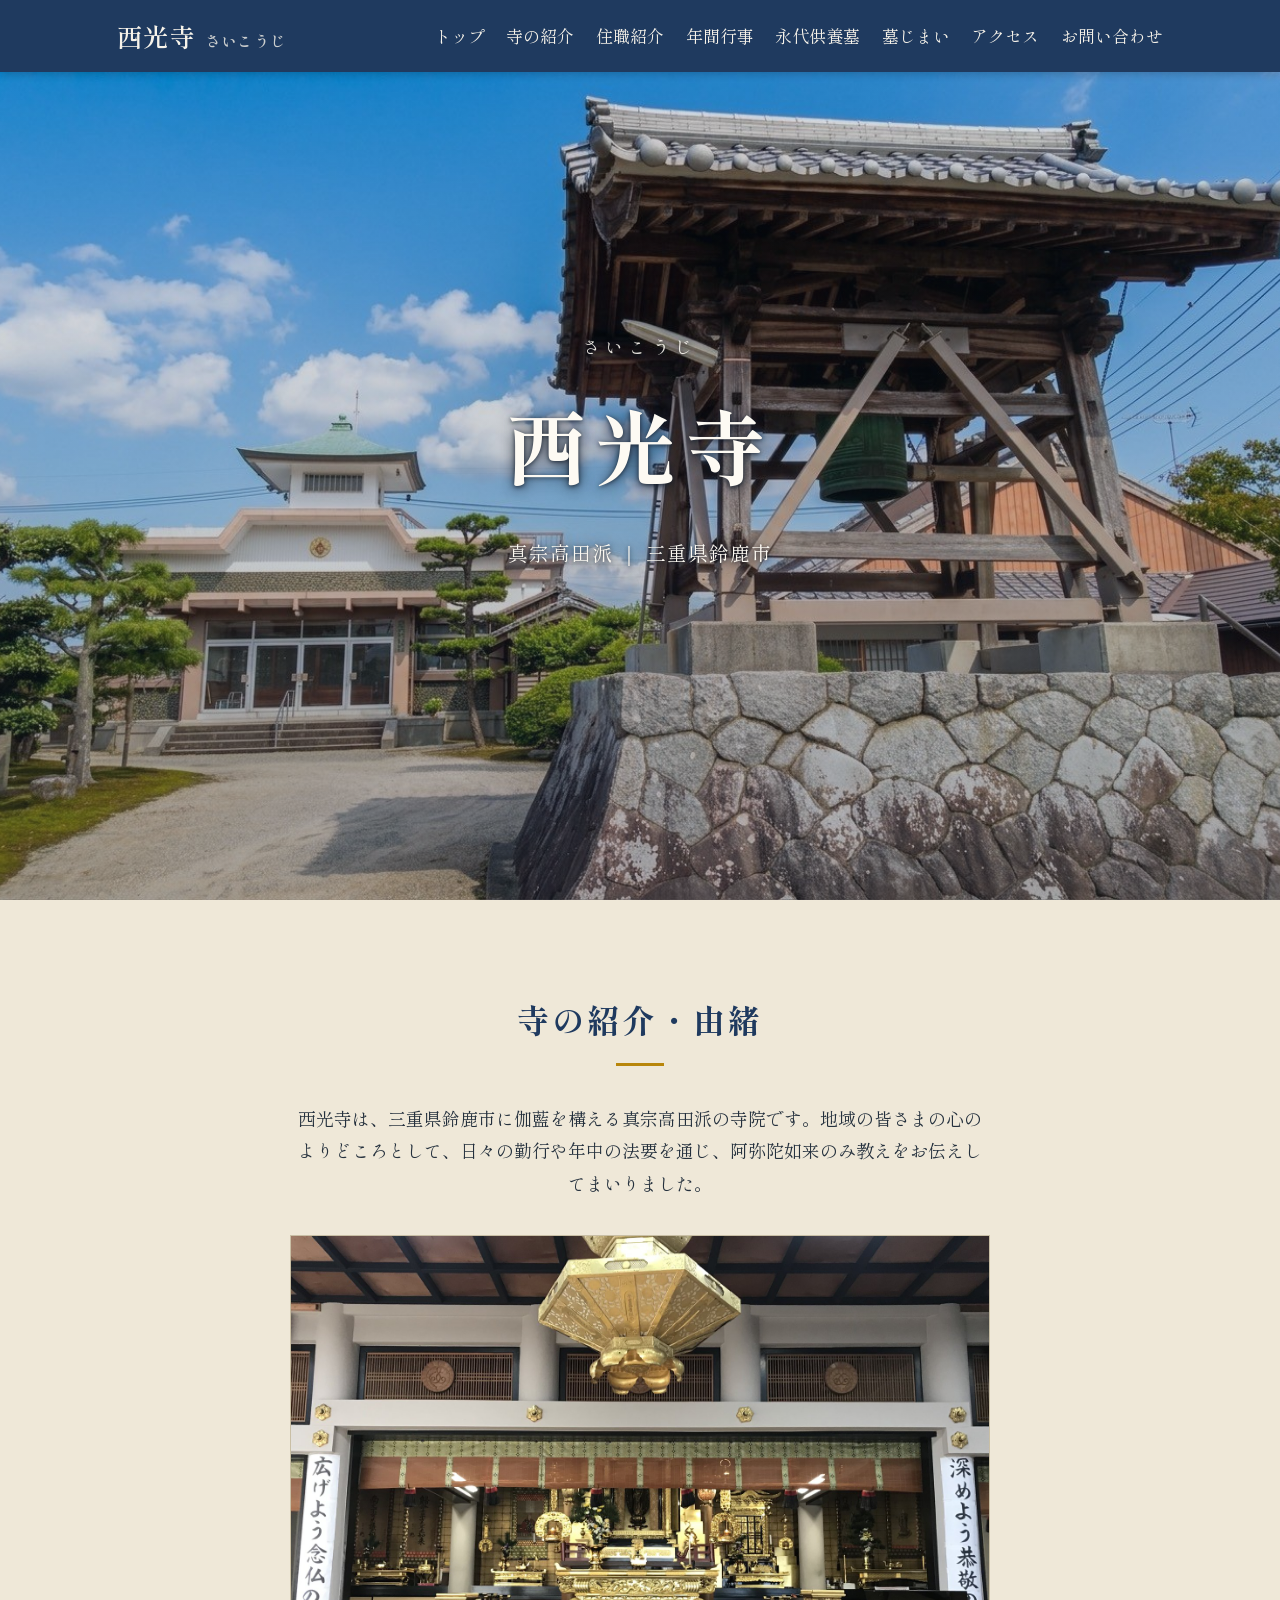
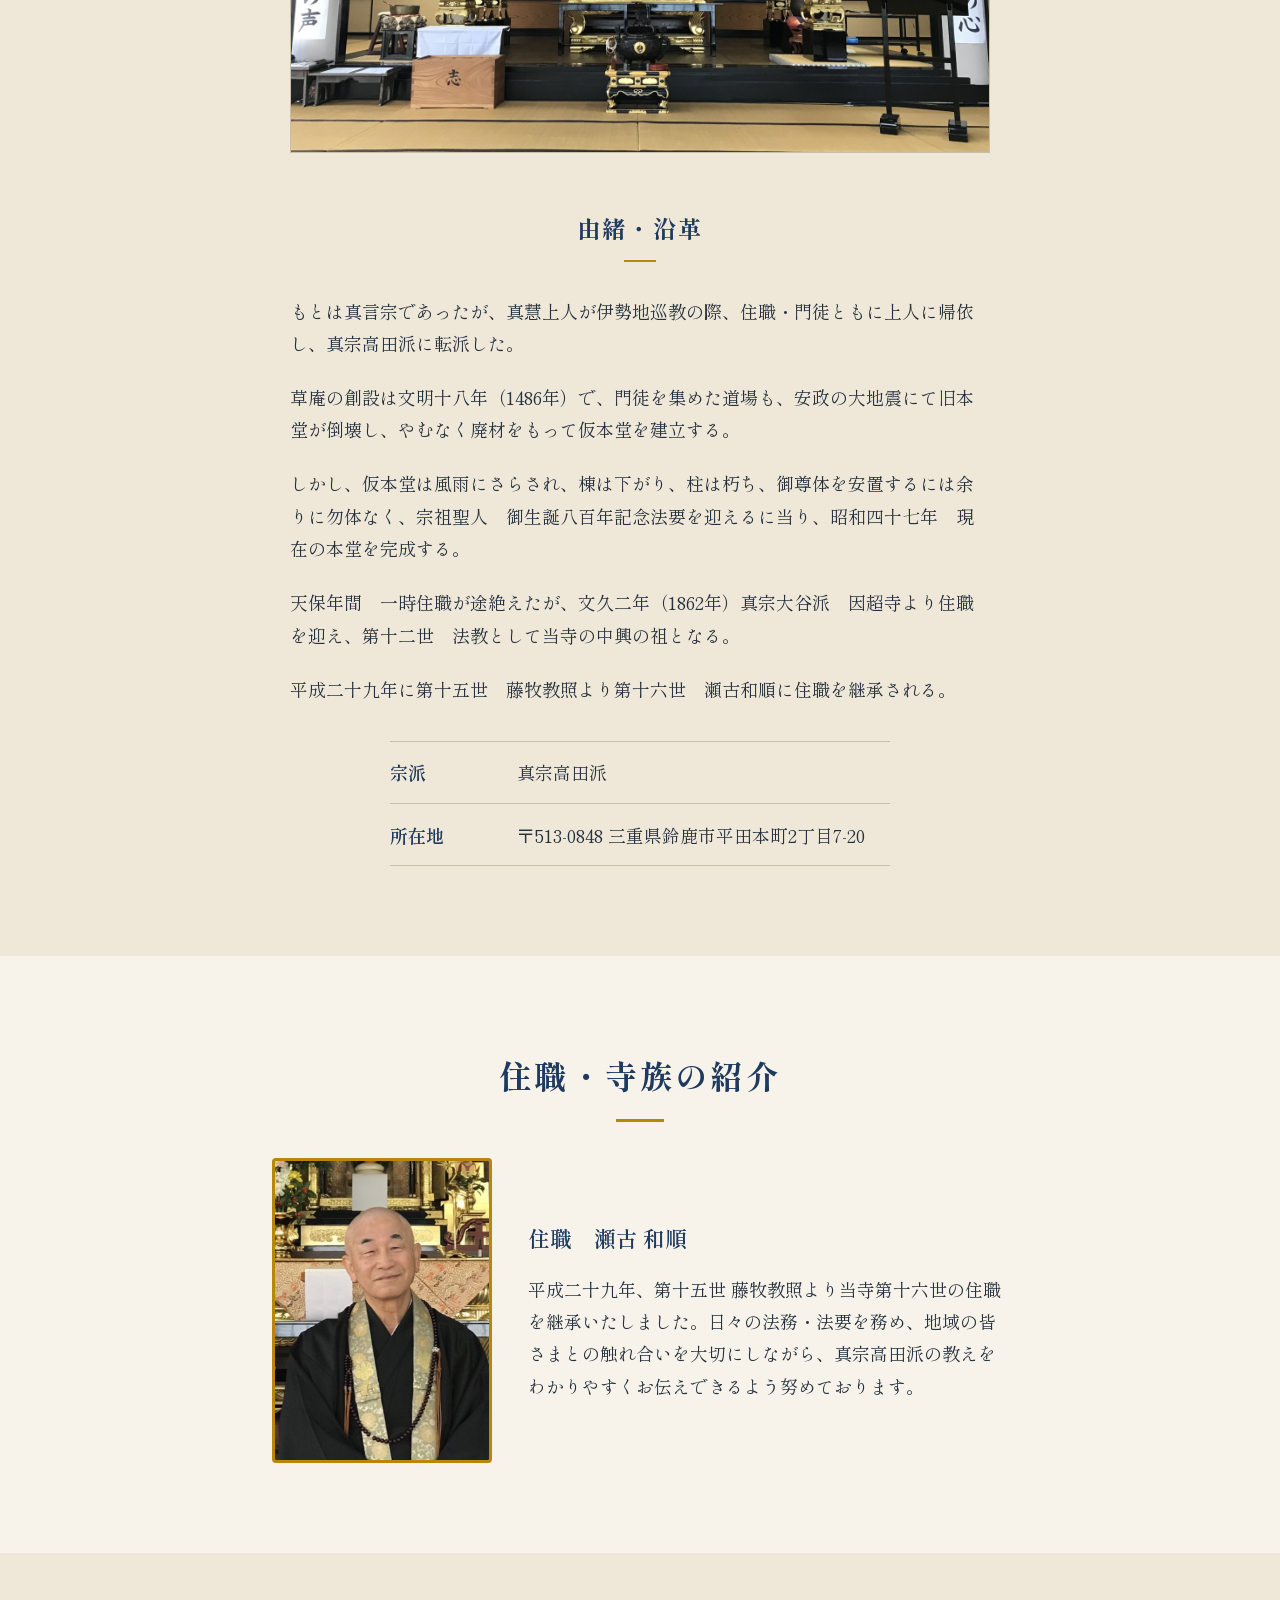
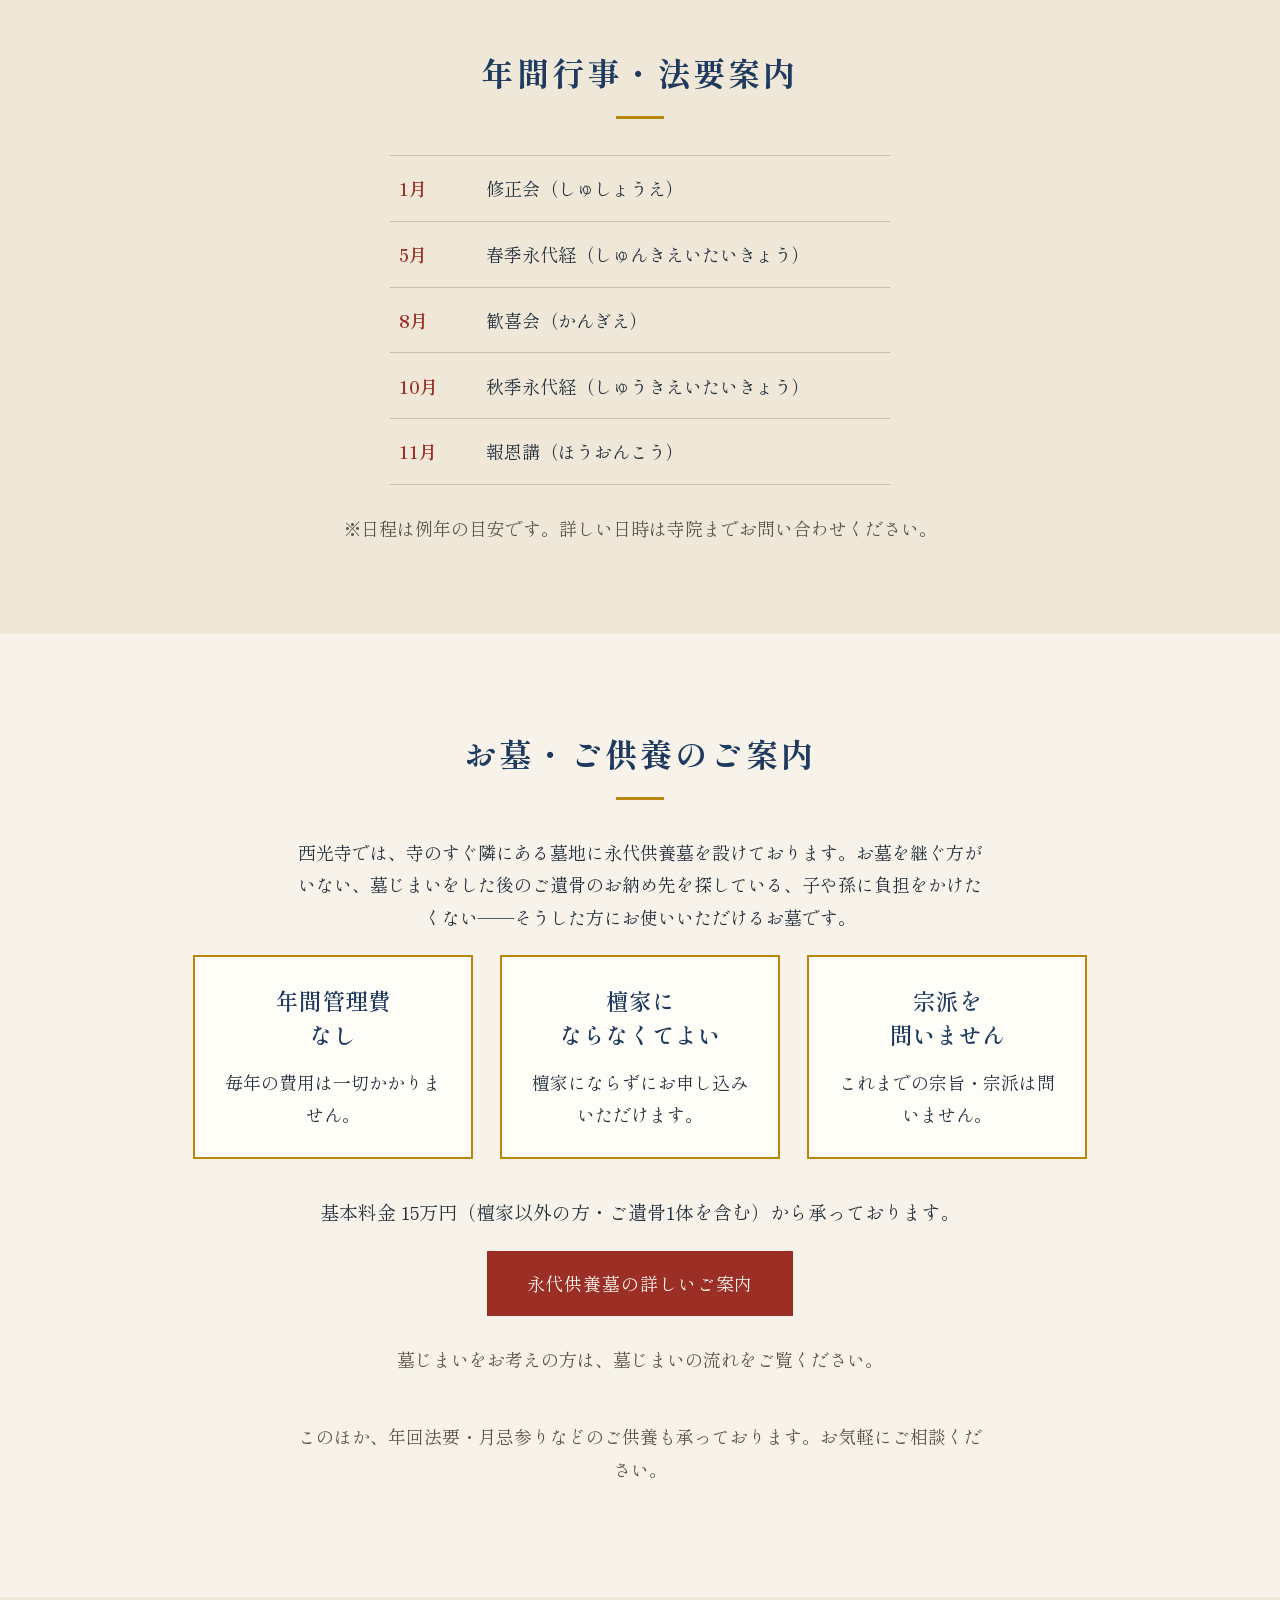
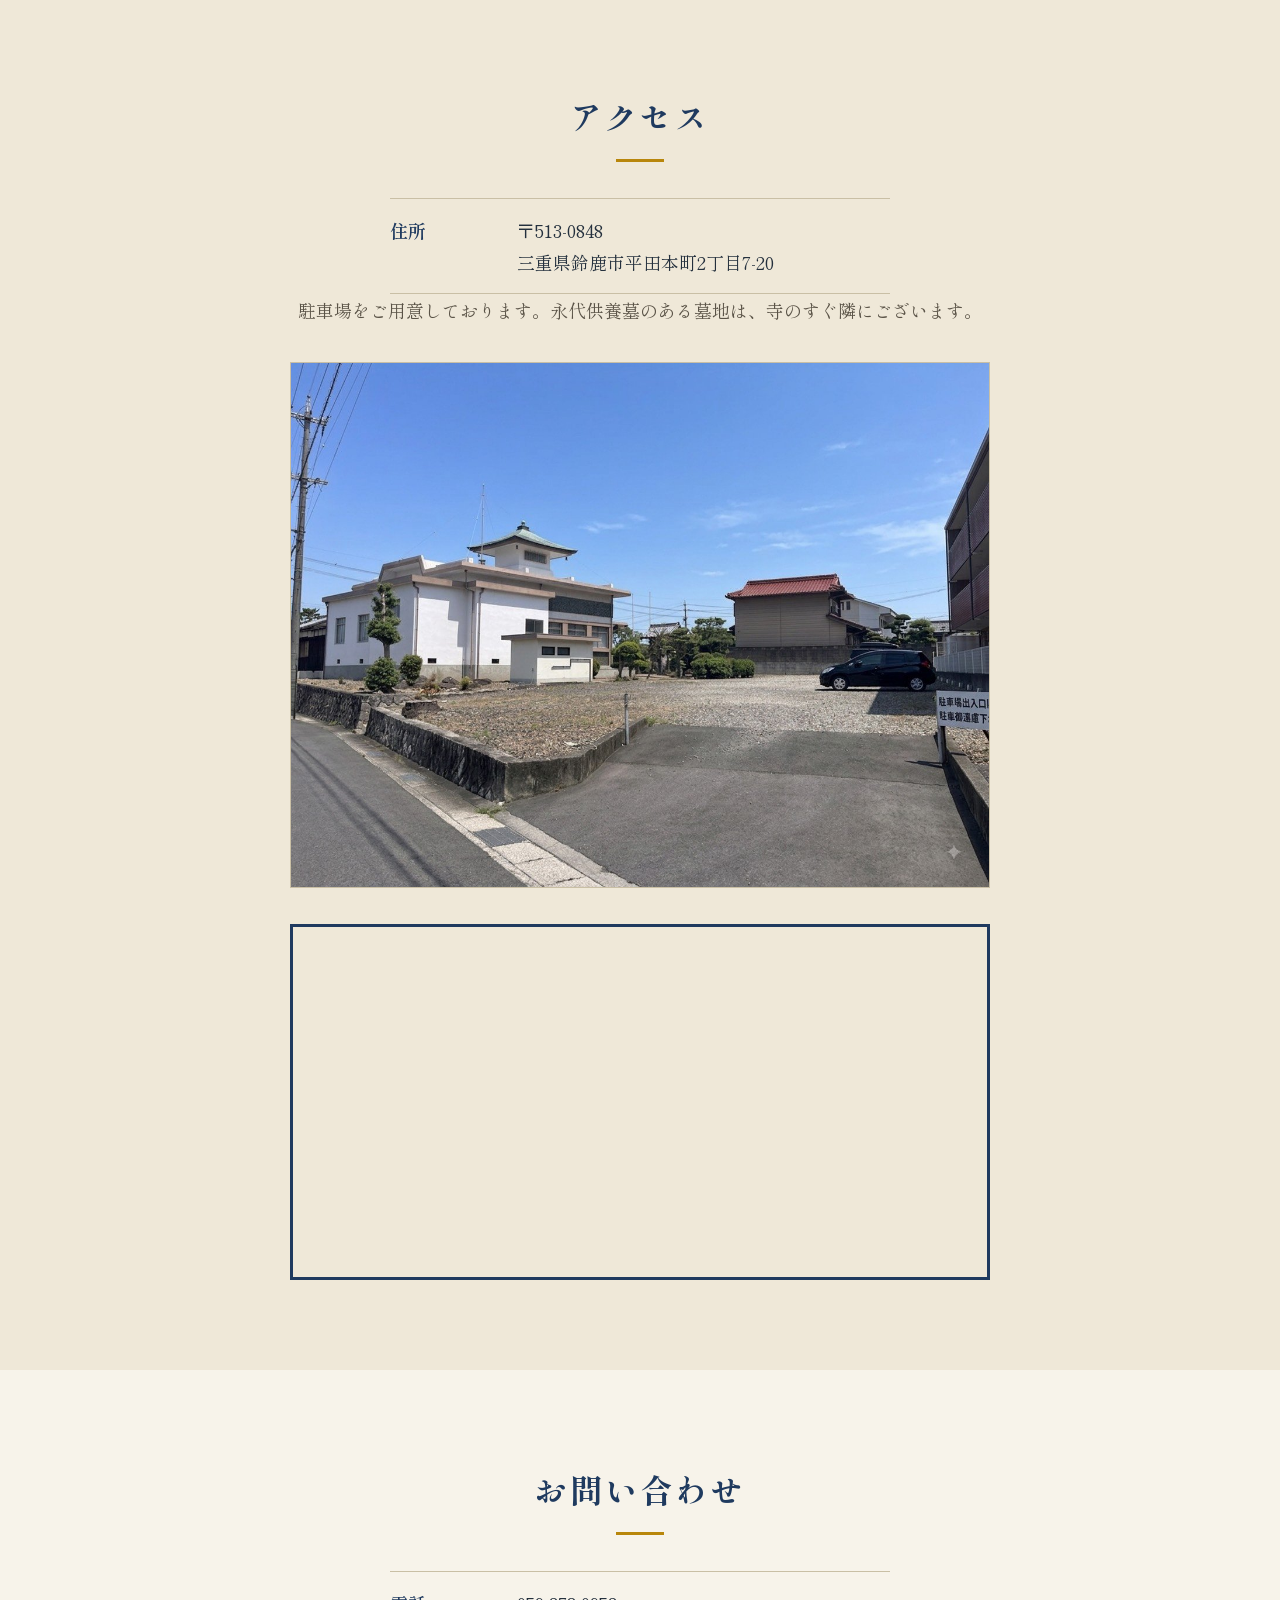
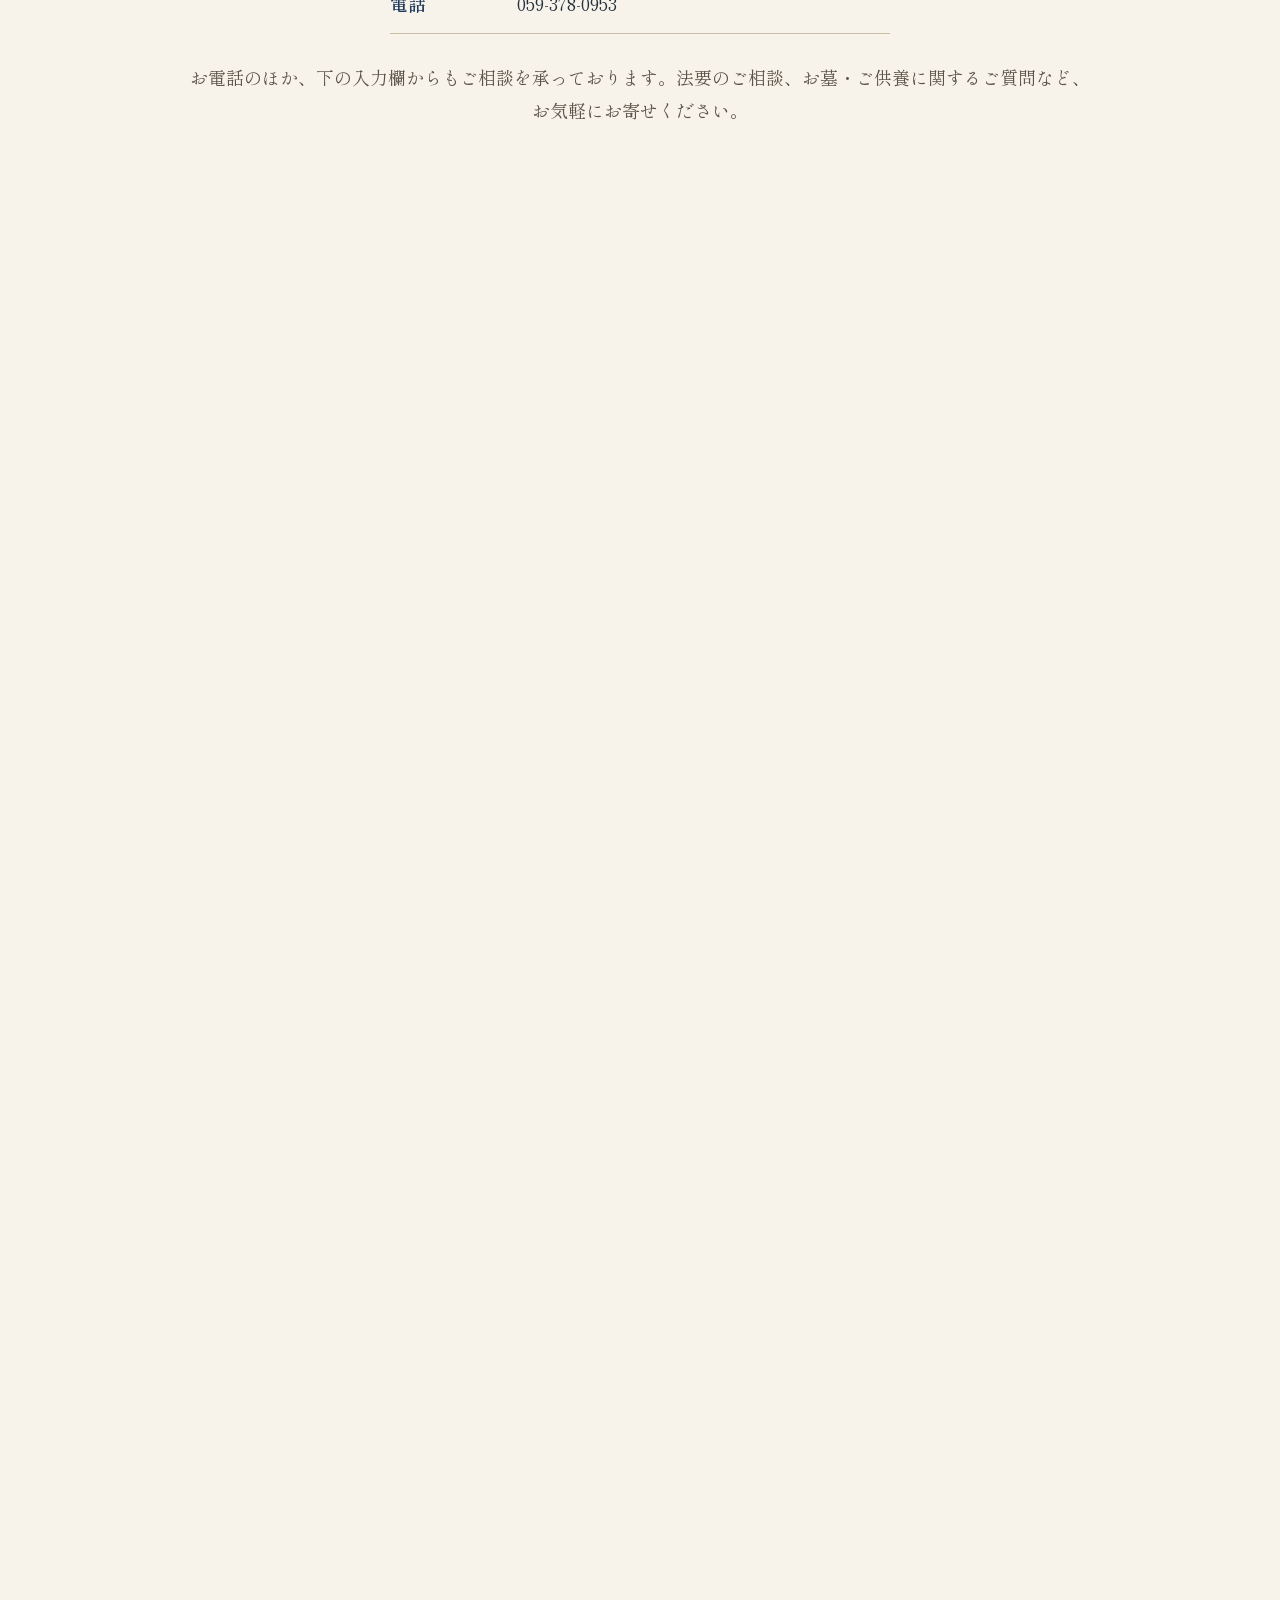
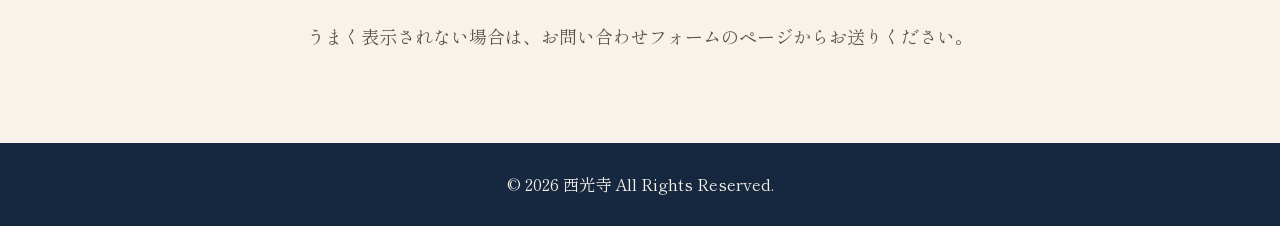
<file: index.html>
<!DOCTYPE html>
<html lang="ja">
<head>
<meta charset="UTF-8">
<meta name="viewport" content="width=device-width, initial-scale=1.0">
<title>西光寺（さいこうじ）｜真宗高田派 三重県鈴鹿市</title>
<meta name="description" content="三重県鈴鹿市にある真宗高田派の寺院、西光寺（さいこうじ）の公式サイトです。由緒、住職紹介、年間行事、アクセス情報などをご案内しています。">
<link rel="icon" href="favicon.svg" type="image/svg+xml">
<!-- ★検索避けの設定★
     この1行があるあいだ、Googleなどの検索結果にこのページは表示されません。
     URLを知っている人だけが見られる状態です。
     内容が固まって本格的に公開したくなったら、下の1行を削除してください。
     （eitaikuyo.html にも同じ行がありますので、両方消してください） -->
<meta name="robots" content="noindex">
<meta property="og:type" content="website">
<meta property="og:site_name" content="真宗高田派 西光寺">
<meta property="og:title" content="西光寺（さいこうじ）｜真宗高田派 三重県鈴鹿市">
<meta property="og:description" content="三重県鈴鹿市にある真宗高田派の寺院、西光寺（さいこうじ）の公式サイトです。由緒、住職紹介、年間行事、アクセス情報などをご案内しています。">
<meta property="og:url" content="https://saikojimakitayama.github.io/saikoji/">
<meta property="og:image" content="https://saikojimakitayama.github.io/saikoji/images/shourou-hero.jpg">
<meta name="twitter:card" content="summary_large_image">
<link rel="preconnect" href="https://fonts.googleapis.com">
<link rel="preconnect" href="https://fonts.gstatic.com" crossorigin>
<link href="https://fonts.googleapis.com/css2?family=Shippori+Mincho:wght@400;600;800&display=swap" rel="stylesheet">
<link rel="stylesheet" href="css/style.css">
</head>
<body>
<header class="site-header">
  <div class="header-inner">
    <p class="site-title">西光寺<span class="site-title-kana">さいこうじ</span></p>
    <button class="nav-toggle" id="navToggle" aria-label="メニューを開く" aria-expanded="false">
      <span></span><span></span><span></span>
    </button>
    <nav class="site-nav" id="siteNav">
      <ul>
        <li><a href="#hero" class="nav-link">トップ</a></li>
        <li><a href="#about" class="nav-link">寺の紹介</a></li>
        <li><a href="#priest" class="nav-link">住職紹介</a></li>
        <li><a href="#events" class="nav-link">年間行事</a></li>
        <li><a href="eitaikuyo.html" class="nav-link">永代供養墓</a></li>
        <li><a href="hakajimai.html" class="nav-link">墓じまい</a></li>
        <li><a href="#access" class="nav-link">アクセス</a></li>
        <li><a href="#contact" class="nav-link">お問い合わせ</a></li>
      </ul>
    </nav>
  </div>
</header>

<main>
  <section id="hero" class="hero">
    <div class="hero-overlay"></div>
    <div class="hero-content">
      <p class="hero-kana">さいこうじ</p>
      <h1 class="hero-title">西光寺</h1>
      <p class="hero-sub">真宗高田派 ｜ 三重県鈴鹿市</p>
    </div>
  </section>

  <section id="about" class="section section-alt">
    <div class="section-inner">
    <h2 class="section-title">寺の紹介・由緒</h2>
    <p class="about-text">
      西光寺は、三重県鈴鹿市に伽藍を構える真宗高田派の寺院です。地域の皆さまの心のよりどころとして、日々の勤行や年中の法要を通じ、阿弥陀如来のみ教えをお伝えしてまいりました。
    </p>
    <img src="images/hondou.jpg" alt="西光寺の本堂内部。金色の吊り灯籠と御本尊" class="section-photo" width="1600" height="1184" loading="lazy">
    <h3 class="subsection-title">由緒・沿革</h3>
    <div class="history-block">
      <p class="about-text history-text">
        もとは真言宗であったが、真慧上人が伊勢地巡教の際、住職・門徒ともに上人に帰依し、真宗高田派に転派した。
      </p>
      <p class="about-text history-text">
        草庵の創設は文明十八年（1486年）で、門徒を集めた道場も、安政の大地震にて旧本堂が倒壊し、やむなく廃材をもって仮本堂を建立する。
      </p>
      <p class="about-text history-text">
        しかし、仮本堂は風雨にさらされ、棟は下がり、柱は朽ち、御尊体を安置するには余りに勿体なく、宗祖聖人　御生誕八百年記念法要を迎えるに当り、昭和四十七年　現在の本堂を完成する。
      </p>
      <p class="about-text history-text">
        天保年間　一時住職が途絶えたが、文久二年（1862年）真宗大谷派　因超寺より住職を迎え、第十二世　法教として当寺の中興の祖となる。
      </p>
      <p class="about-text history-text">
        平成二十九年に第十五世　藤牧教照より第十六世　瀬古和順に住職を継承される。
      </p>
    </div>
    <dl class="info-list">
      <div class="info-row">
        <dt>宗派</dt>
        <dd>真宗高田派</dd>
      </div>
      <div class="info-row">
        <dt>所在地</dt>
        <dd>〒513-0848 三重県鈴鹿市平田本町2丁目7-20</dd>
      </div>
    </dl>
    </div>
  </section>

  <section id="priest" class="section">
    <div class="section-inner">
    <h2 class="section-title">住職・寺族の紹介</h2>
    <div class="priest-card">
      <img src="images/juushoku.jpg" alt="西光寺 住職 瀬古和順" class="priest-photo" width="640" height="895" loading="lazy">
      <div class="priest-info">
        <p class="priest-name">住職　瀬古 和順</p>
        <p class="priest-bio">
          平成二十九年、第十五世 藤牧教照より当寺第十六世の住職を継承いたしました。日々の法務・法要を務め、地域の皆さまとの触れ合いを大切にしながら、真宗高田派の教えをわかりやすくお伝えできるよう努めております。
        </p>
        <!-- ※住職ご本人のお言葉（供養への想いなど）をうかがえたら、この下に段落を足してください。
             お言葉はご本人のものであるべきなので、こちらでは創作していません -->
      </div>
    </div>
    </div>
  </section>

  <section id="events" class="section section-alt">
    <div class="section-inner">
    <h2 class="section-title">年間行事・法要案内</h2>
    <!-- ※日程が確定次第、正式な行事内容・日付に書き換えてください -->
    <ul class="event-list">
      <li class="event-item"><span class="event-month">1月</span><span class="event-name">修正会（しゅしょうえ）</span></li>
      <li class="event-item"><span class="event-month">5月</span><span class="event-name">春季永代経（しゅんきえいたいきょう）</span></li>
      <li class="event-item"><span class="event-month">8月</span><span class="event-name">歓喜会（かんぎえ）</span></li>
      <li class="event-item"><span class="event-month">10月</span><span class="event-name">秋季永代経（しゅうきえいたいきょう）</span></li>
      <li class="event-item"><span class="event-month">11月</span><span class="event-name">報恩講（ほうおんこう）</span></li>
    </ul>
    <p class="about-note event-note">※日程は例年の目安です。詳しい日時は寺院までお問い合わせください。</p>
    </div>
  </section>

  <section id="memorial" class="section">
    <div class="section-inner">
    <h2 class="section-title">お墓・ご供養のご案内</h2>
    <p class="about-text">
      西光寺では、寺のすぐ隣にある墓地に永代供養墓を設けております。お墓を継ぐ方がいない、墓じまいをした後のご遺骨のお納め先を探している、子や孫に負担をかけたくない——そうした方にお使いいただけるお墓です。
    </p>
    <ul class="assurance-list">
      <li class="assurance-item">
        <p class="assurance-head">年間管理費<br>なし</p>
        <p class="assurance-body">毎年の費用は一切かかりません。</p>
      </li>
      <li class="assurance-item">
        <p class="assurance-head">檀家に<br>ならなくてよい</p>
        <p class="assurance-body">檀家にならずにお申し込みいただけます。</p>
      </li>
      <li class="assurance-item">
        <p class="assurance-head">宗派を<br>問いません</p>
        <p class="assurance-body">これまでの宗旨・宗派は問いません。</p>
      </li>
    </ul>
    <p class="about-text memorial-price">基本料金 15万円（檀家以外の方・ご遺骨1体を含む）から承っております。</p>
    <p class="cta-wrap"><a href="eitaikuyo.html" class="cta-link">永代供養墓の詳しいご案内</a></p>
    <p class="about-text about-note need-note">墓じまいをお考えの方は、<a href="hakajimai.html">墓じまいの流れ</a>をご覧ください。</p>
    <p class="about-text about-note memorial-other">このほか、年回法要・月忌参りなどのご供養も承っております。お気軽にご相談ください。</p>
    </div>
  </section>

  <section id="access" class="section section-alt">
    <div class="section-inner">
    <h2 class="section-title">アクセス</h2>
    <div class="access-content">
      <dl class="info-list">
        <div class="info-row">
          <dt>住所</dt>
          <dd>〒513-0848<br>三重県鈴鹿市平田本町2丁目7-20</dd>
        </div>
      </dl>
      <!-- ※駐車できる台数が分かれば、下の一文に書き加えてください -->
      <p class="about-text about-note">駐車場をご用意しております。永代供養墓のある墓地は、寺のすぐ隣にございます。</p>
      <img src="images/chuushajou.jpg" alt="西光寺の駐車場。本堂の手前に広がる砂利敷きの駐車スペース" class="section-photo" width="1195" height="896" loading="lazy">
      <div class="map-embed">
        <iframe
          src="https://www.google.com/maps?q=%E4%B8%89%E9%87%8D%E7%9C%8C%E9%88%B4%E9%B9%BF%E5%B8%82%E5%B9%B3%E7%94%B0%E6%9C%AC%E7%94%BA2%E4%B8%81%E7%9B%AE7-20&output=embed"
          width="100%" height="350" style="border:0;" loading="lazy"
          referrerpolicy="no-referrer-when-downgrade"
          title="西光寺 地図"></iframe>
      </div>
    </div>
    </div>
  </section>

  <section id="contact" class="section">
    <div class="section-inner">
    <h2 class="section-title">お問い合わせ</h2>
    <dl class="info-list contact-list">
      <div class="info-row">
        <dt>電話</dt>
        <dd><a href="tel:059-378-0953">059-378-0953</a></dd>
      </div>
    </dl>
    <p class="about-note contact-note">お電話のほか、下の入力欄からもご相談を承っております。法要のご相談、お墓・ご供養に関するご質問など、お気軽にお寄せください。</p>
    <div id="formArea">
      <div class="form-embed">
        <iframe onload="window.saikojiFormLoads=(window.saikojiFormLoads||0)+1;if(window.saikojiShowFormDone)window.saikojiShowFormDone();" id="contactForm" src="https://docs.google.com/forms/d/e/1FAIpQLSdfXz29sq_CMB3nJsl2j_Km3CRPtvDnB8a_JDdgJTH4oqpvHg/viewform?embedded=true" title="西光寺 お問い合わせフォーム" loading="lazy">読み込んでいます…</iframe>
      </div>
      <p class="about-note form-fallback">うまく表示されない場合は、<a href="https://docs.google.com/forms/d/e/1FAIpQLSdfXz29sq_CMB3nJsl2j_Km3CRPtvDnB8a_JDdgJTH4oqpvHg/viewform" target="_blank" rel="noopener">お問い合わせフォームのページ</a>からお送りください。</p>
    </div>
    <div class="form-done" id="formDone" hidden>
      <p class="form-done-title">お問い合わせを承りました</p>
      <p>内容を確認のうえ、折り返しご連絡いたします。</p>
      <p class="about-note">お急ぎの場合は <a href="tel:059-378-0953">059-378-0953</a> までお電話ください。</p>
    </div>
    </div>
  </section>
</main>

<footer class="site-footer">
  <p>&copy; 2026 西光寺 All Rights Reserved.</p>
</footer>

<script src="js/script.js"></script>
</body>
</html>
</file>
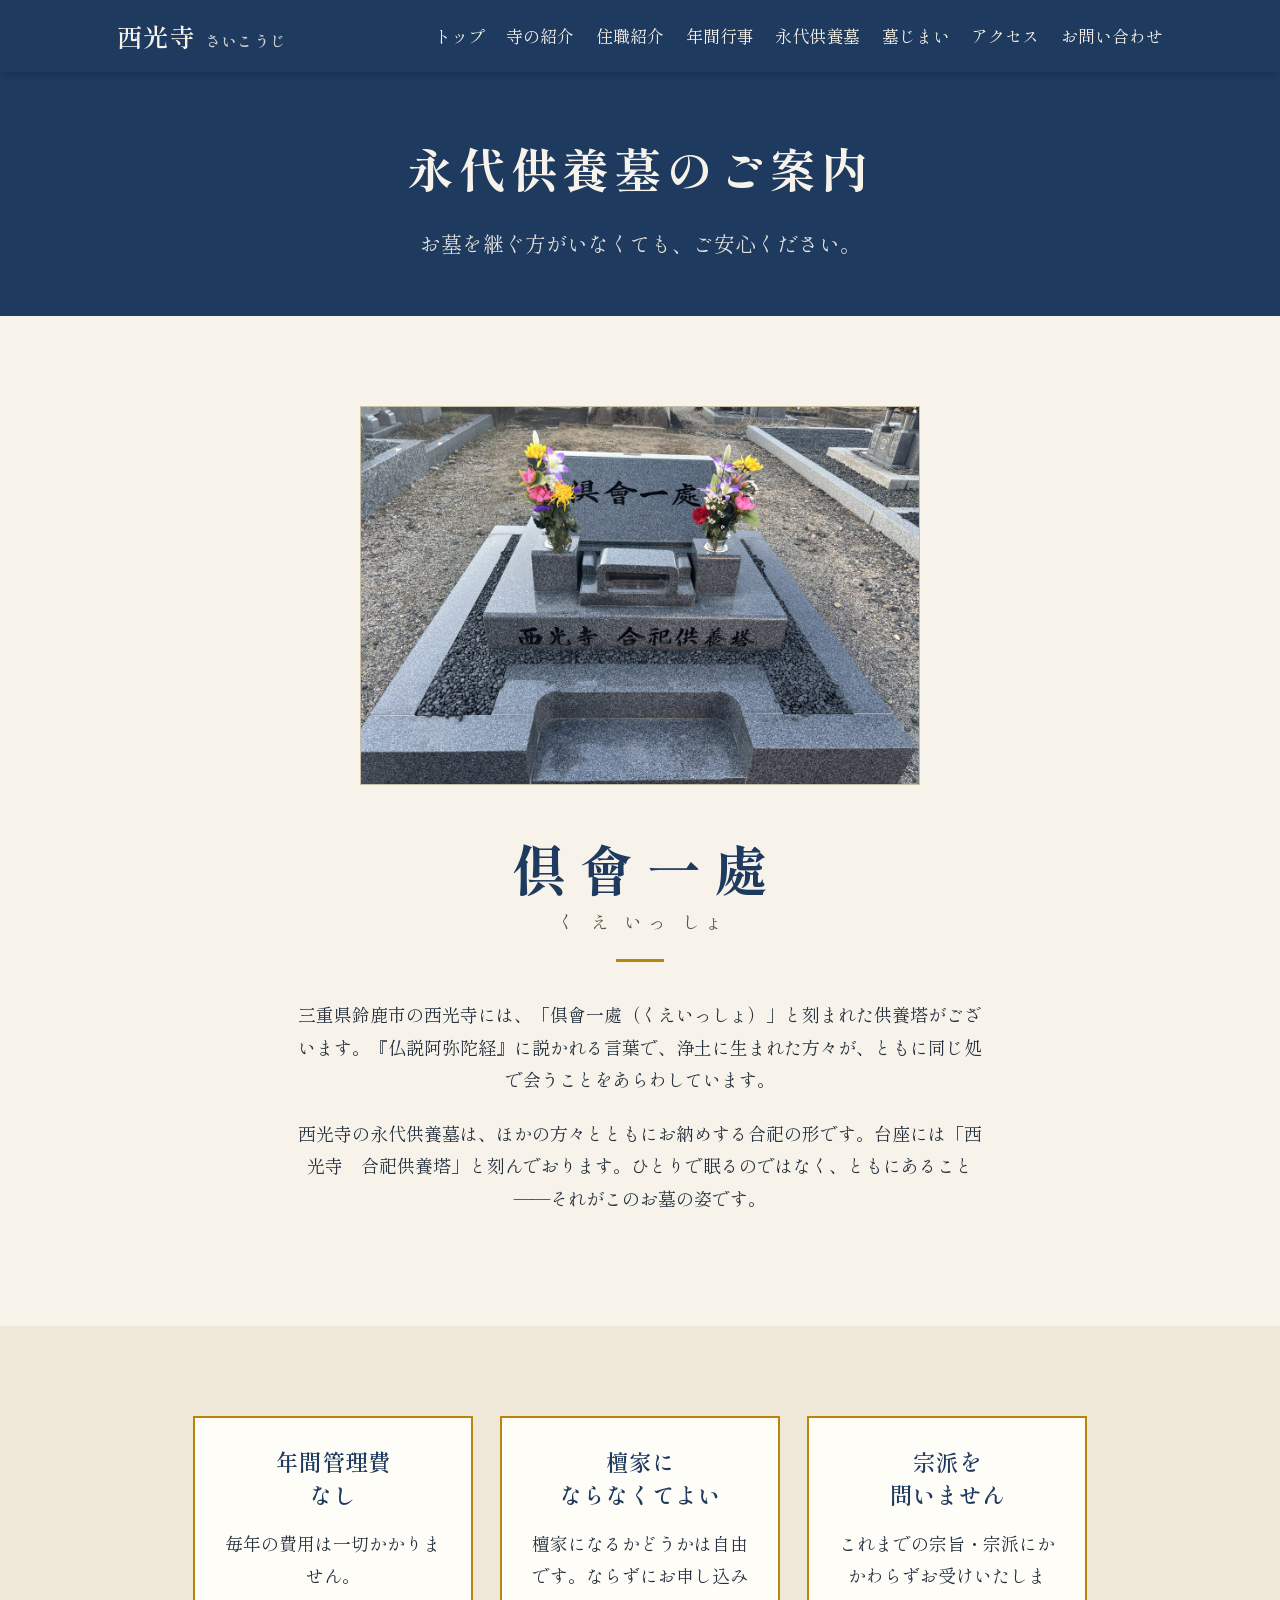
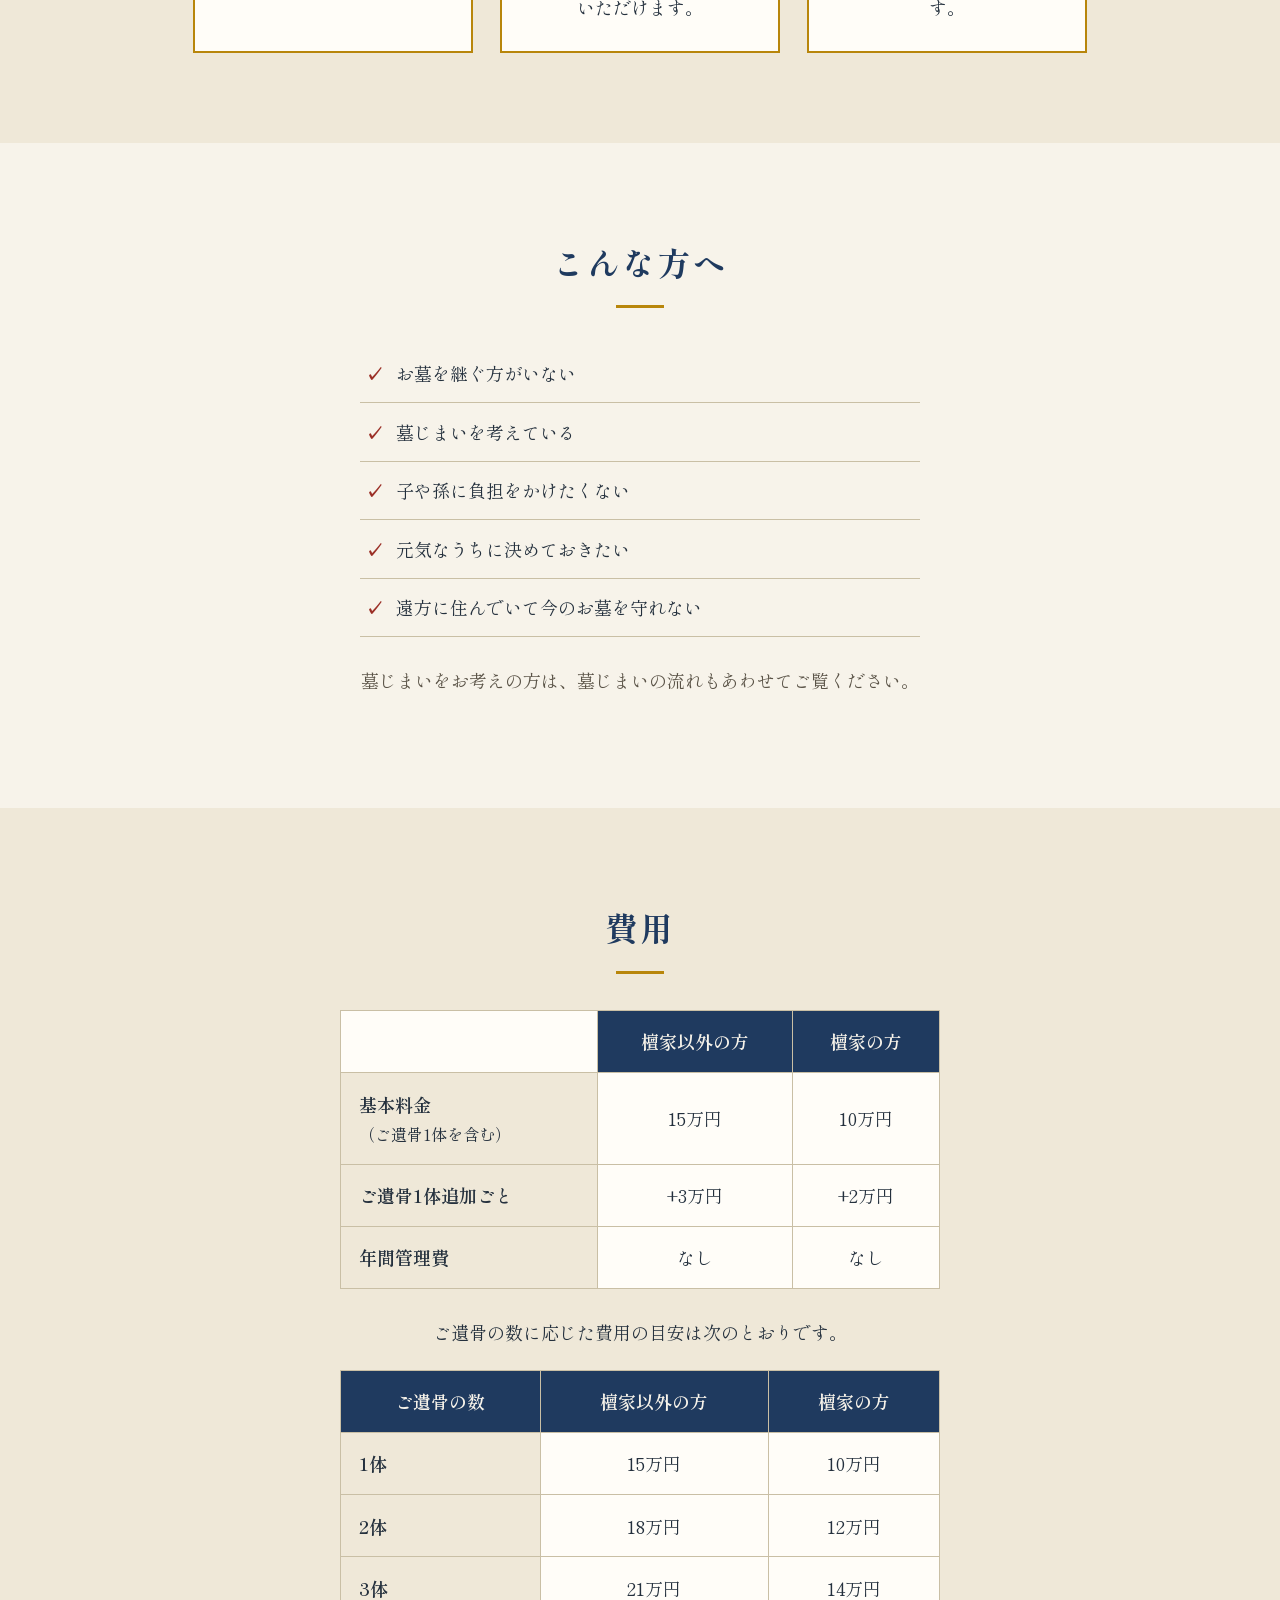
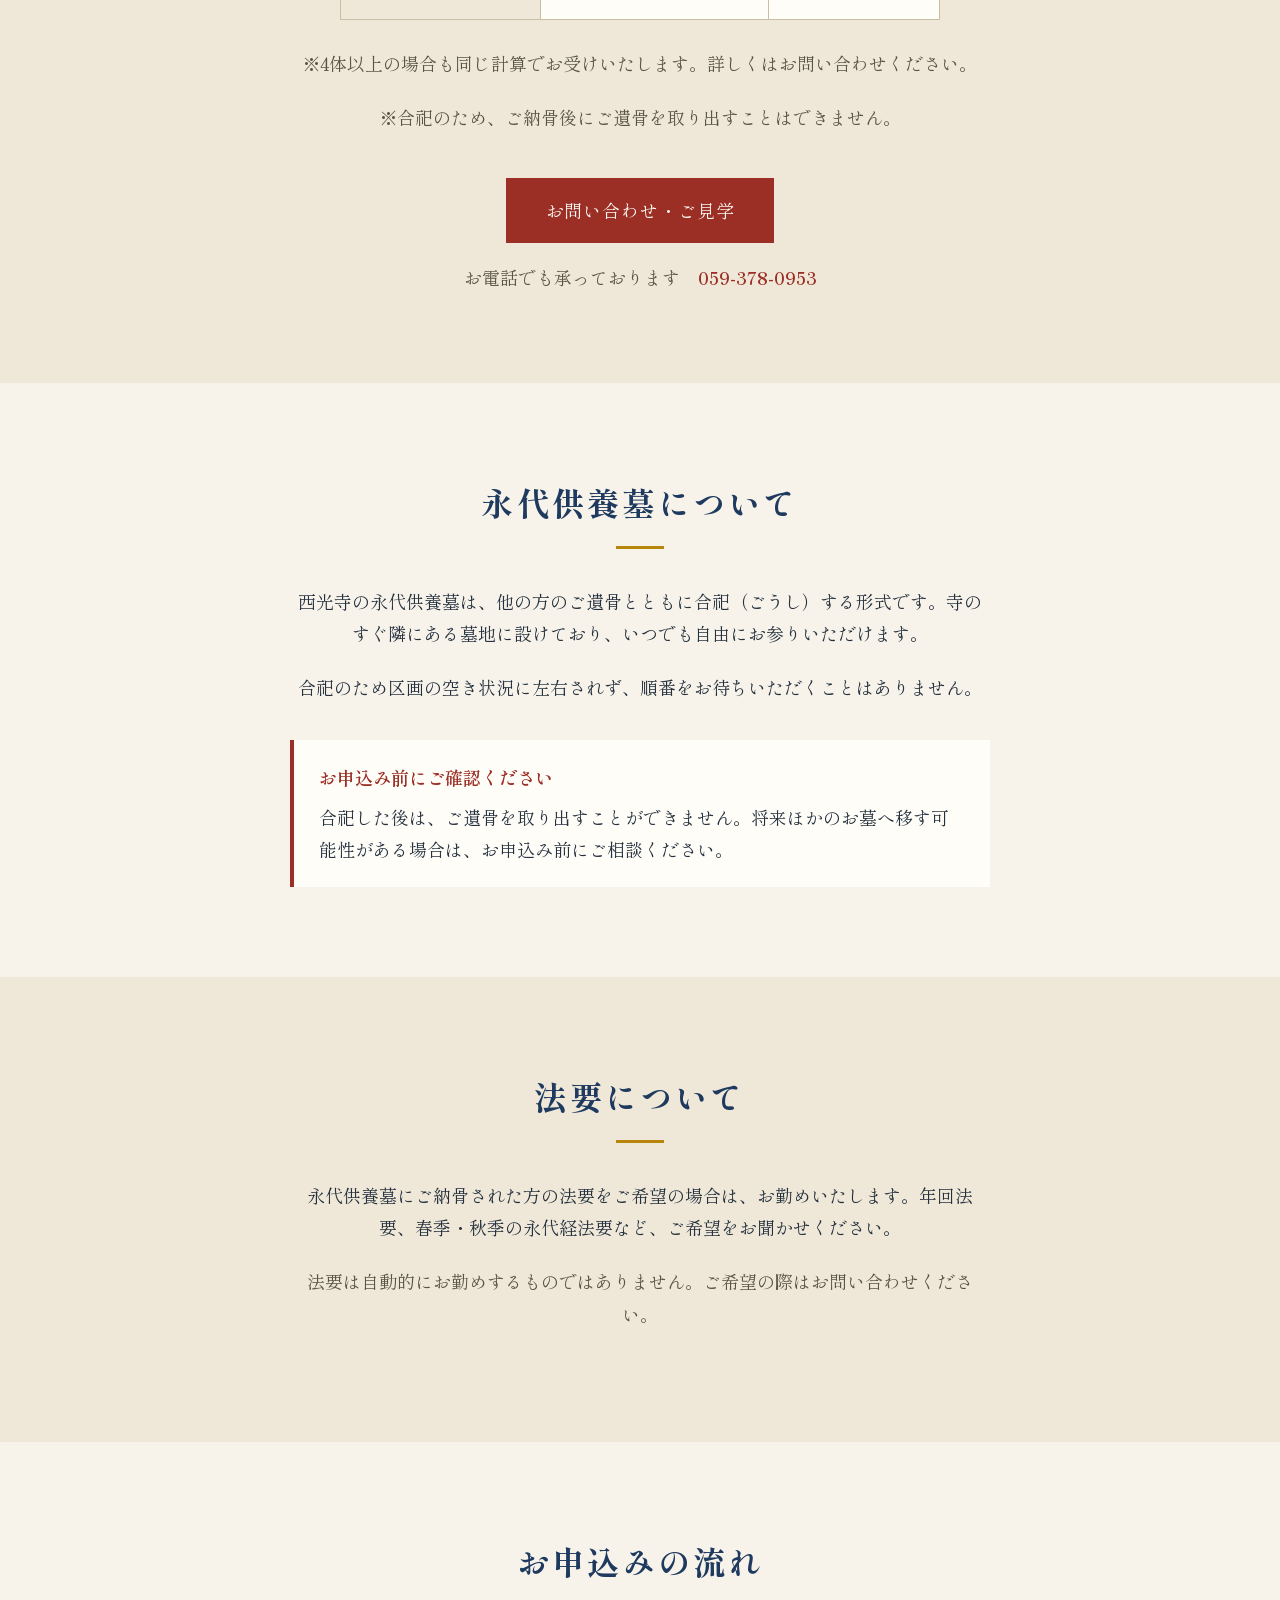
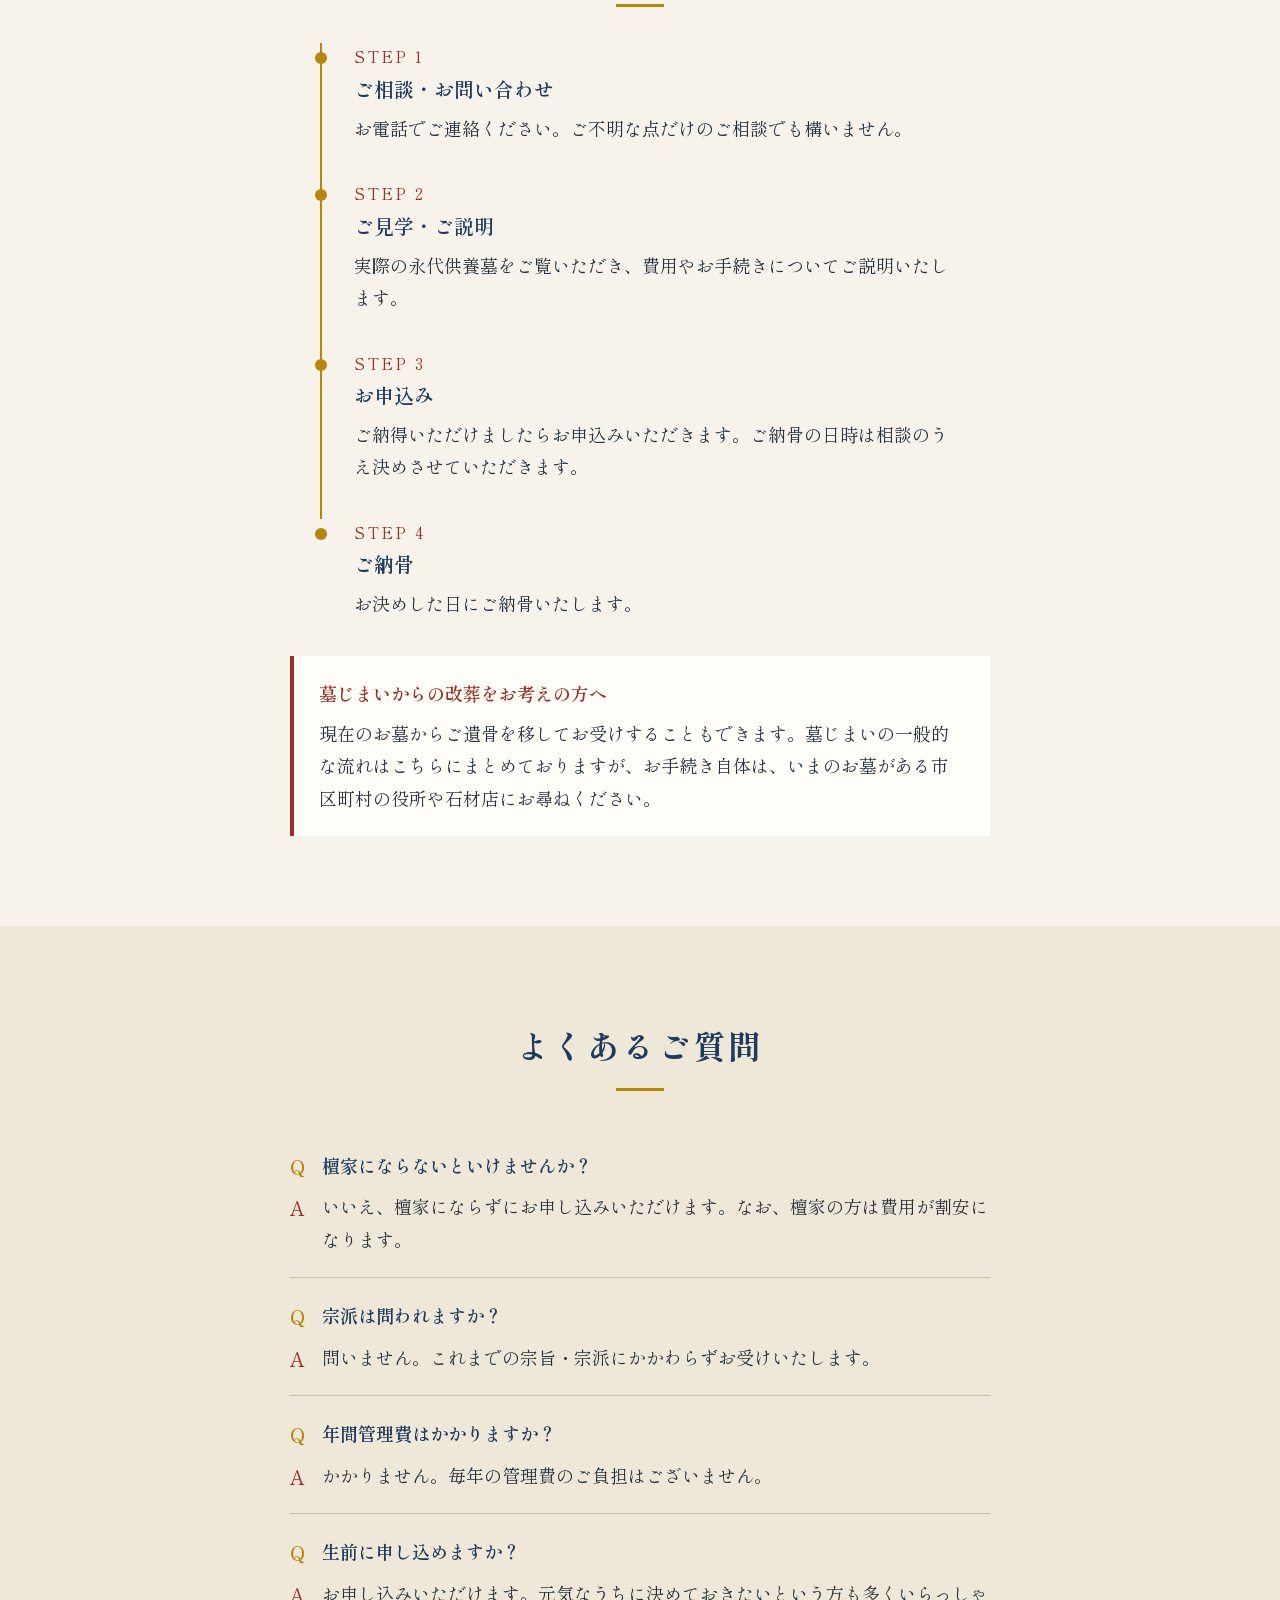
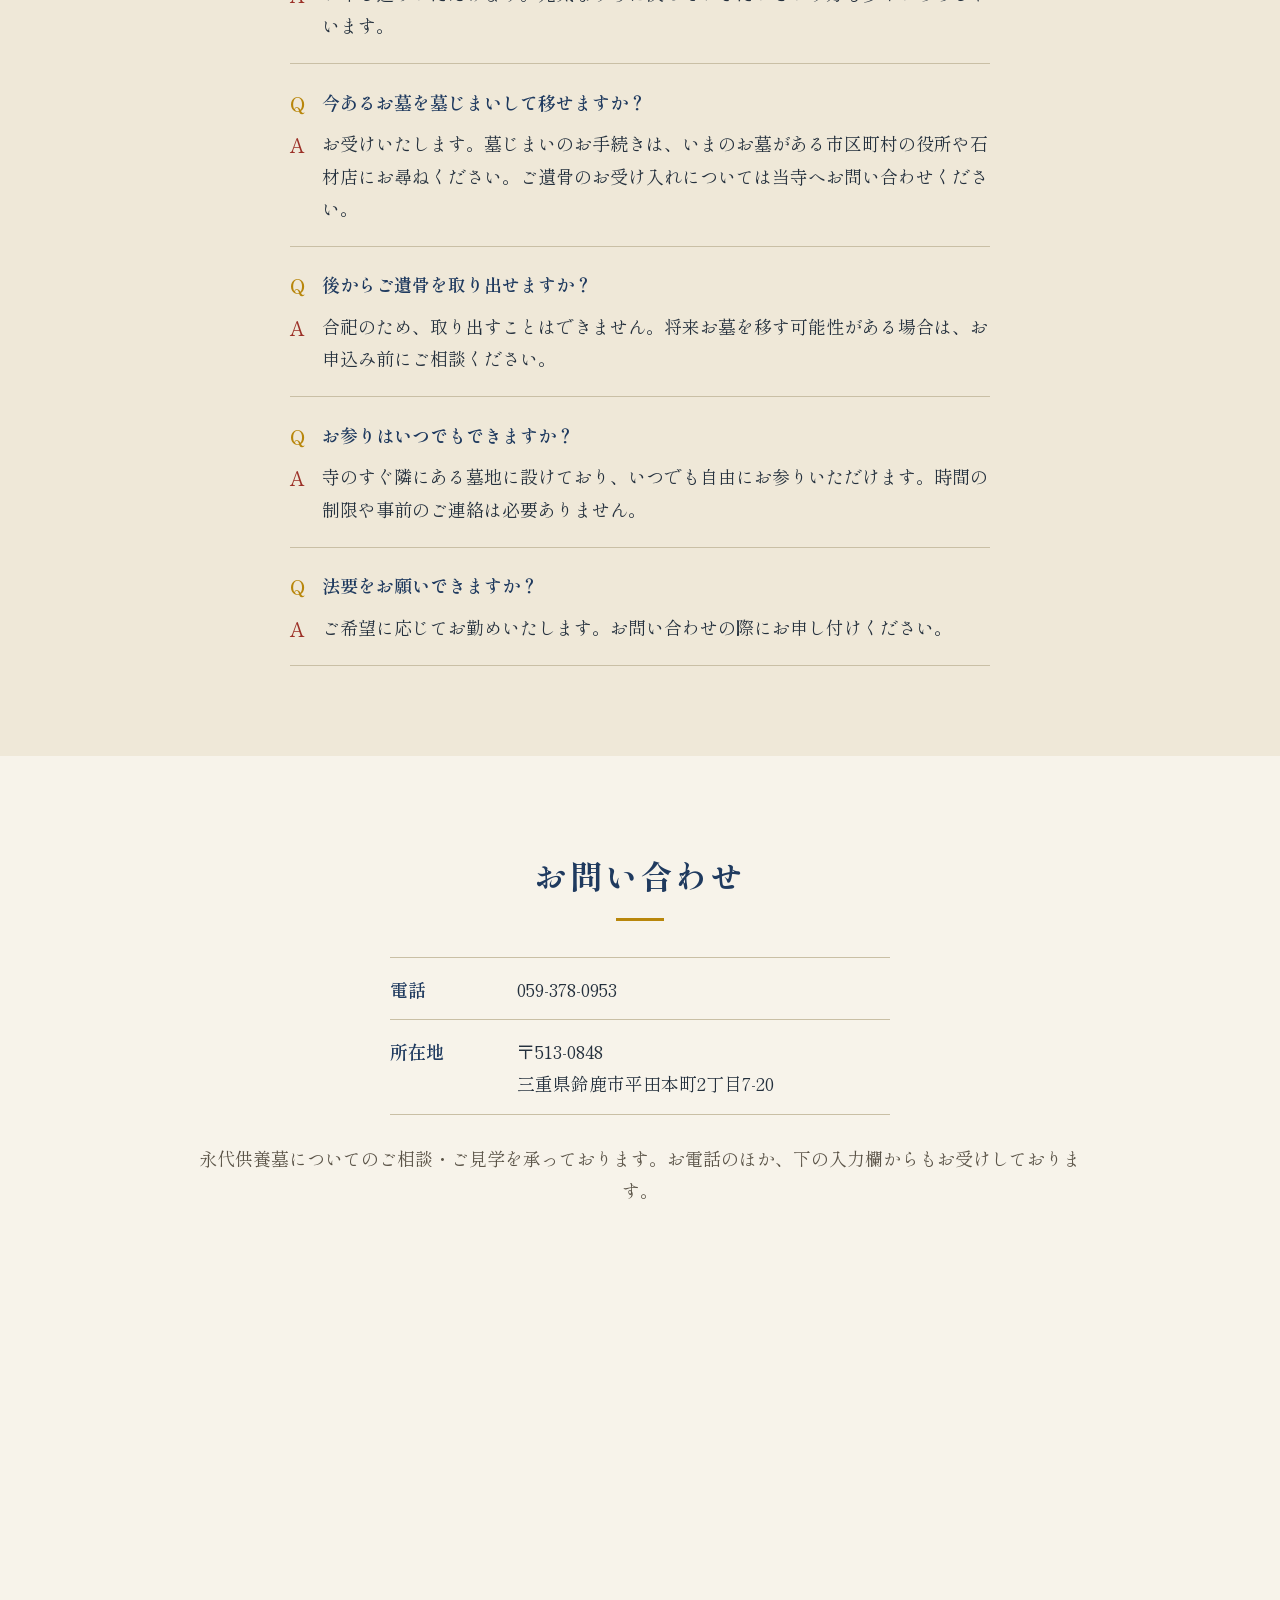
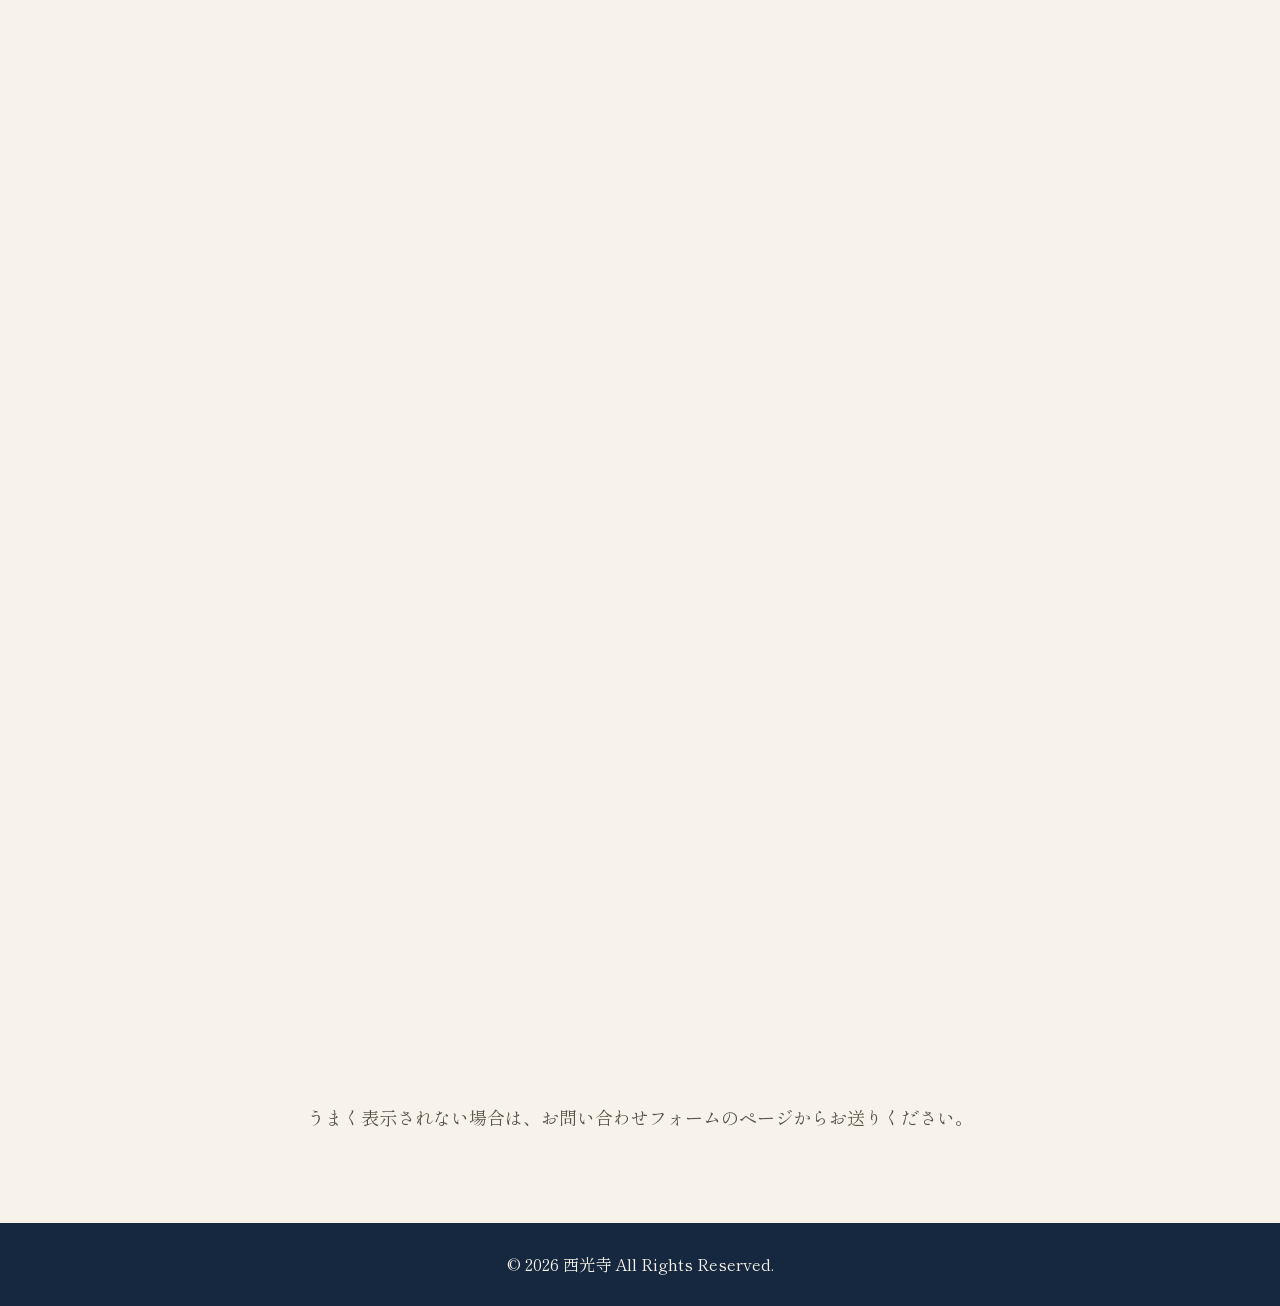
<file: eitaikuyo.html>
<!DOCTYPE html>
<html lang="ja">
<head>
<meta charset="UTF-8">
<meta name="viewport" content="width=device-width, initial-scale=1.0">
<title>永代供養墓のご案内｜真宗高田派 西光寺（三重県鈴鹿市）</title>
<meta name="description" content="三重県鈴鹿市の西光寺（真宗高田派）の永代供養墓のご案内。年間管理費なし、檀家にならなくてもお申し込みいただけます。宗派不問。生前申込・墓じまいからの改葬も承ります。基本料金15万円から。">
<link rel="icon" href="favicon.svg" type="image/svg+xml">
<!-- ★検索避けの設定★
     この1行があるあいだ、Googleなどの検索結果にこのページは表示されません。
     URLを知っている人だけが見られる状態です。
     内容が固まって本格的に公開したくなったら、下の1行を削除してください。
     （index.html にも同じ行がありますので、両方消してください） -->
<meta name="robots" content="noindex">
<meta property="og:type" content="article">
<meta property="og:site_name" content="真宗高田派 西光寺">
<meta property="og:title" content="永代供養墓のご案内｜真宗高田派 西光寺（三重県鈴鹿市）">
<meta property="og:description" content="年間管理費なし、檀家にならなくてもお申し込みいただけます。宗派不問。生前申込・墓じまいからの改葬も承ります。基本料金15万円から。">
<meta property="og:url" content="https://saikojimakitayama.github.io/saikoji/eitaikuyo.html">
<meta property="og:image" content="https://saikojimakitayama.github.io/saikoji/images/shourou-hero.jpg">
<meta name="twitter:card" content="summary_large_image">
<link rel="preconnect" href="https://fonts.googleapis.com">
<link rel="preconnect" href="https://fonts.gstatic.com" crossorigin>
<link href="https://fonts.googleapis.com/css2?family=Shippori+Mincho:wght@400;600;800&display=swap" rel="stylesheet">
<link rel="stylesheet" href="css/style.css">
</head>
<body>
<header class="site-header">
  <div class="header-inner">
    <p class="site-title"><a href="index.html">西光寺<span class="site-title-kana">さいこうじ</span></a></p>
    <button class="nav-toggle" id="navToggle" aria-label="メニューを開く" aria-expanded="false">
      <span></span><span></span><span></span>
    </button>
    <nav class="site-nav" id="siteNav">
      <ul>
        <li><a href="index.html#hero" class="nav-link">トップ</a></li>
        <li><a href="index.html#about" class="nav-link">寺の紹介</a></li>
        <li><a href="index.html#priest" class="nav-link">住職紹介</a></li>
        <li><a href="index.html#events" class="nav-link">年間行事</a></li>
        <li><a href="eitaikuyo.html" class="nav-link" aria-current="page">永代供養墓</a></li>
        <li><a href="hakajimai.html" class="nav-link">墓じまい</a></li>
        <li><a href="index.html#access" class="nav-link">アクセス</a></li>
        <li><a href="#contact" class="nav-link">お問い合わせ</a></li>
      </ul>
    </nav>
  </div>
</header>

<main>
  <section class="page-head">
    <div class="section-inner">
      <h1 class="page-title">永代供養墓のご案内</h1>
      <p class="page-lead">お墓を継ぐ方がいなくても、ご安心ください。</p>
    </div>
  </section>

  <section class="section kue-section">
    <div class="section-inner">
      <img src="images/eitaikuyo.jpg" alt="西光寺の合祀供養塔。「倶會一處」と刻まれた石碑の両脇に花が供えられている" class="grave-photo" width="1280" height="864" loading="lazy">
      <!-- ※この一節は教義に関わります。住職にご確認のうえ、必要に応じて書き換えてください -->
      <p class="kue-word" lang="ja">倶會一處</p>
      <p class="kue-read">く え いっ しょ</p>
      <p class="about-text">
        三重県鈴鹿市の西光寺には、「倶會一處（くえいっしょ）」と刻まれた供養塔がございます。『仏説阿弥陀経』に説かれる言葉で、浄土に生まれた方々が、ともに同じ処で会うことをあらわしています。
      </p>
      <p class="about-text">
        西光寺の永代供養墓は、ほかの方々とともにお納めする合祀の形です。台座には「西光寺　合祀供養塔」と刻んでおります。ひとりで眠るのではなく、ともにあること——それがこのお墓の姿です。
      </p>
    </div>
  </section>

  <section class="section section-alt">
    <div class="section-inner">
      <ul class="assurance-list">
        <li class="assurance-item">
          <p class="assurance-head">年間管理費<br>なし</p>
          <p class="assurance-body">毎年の費用は一切かかりません。</p>
        </li>
        <li class="assurance-item">
          <p class="assurance-head">檀家に<br>ならなくてよい</p>
          <p class="assurance-body">檀家になるかどうかは自由です。ならずにお申し込みいただけます。</p>
        </li>
        <li class="assurance-item">
          <p class="assurance-head">宗派を<br>問いません</p>
          <p class="assurance-body">これまでの宗旨・宗派にかかわらずお受けいたします。</p>
        </li>
      </ul>
    </div>
  </section>

  <section class="section">
    <div class="section-inner">
      <h2 class="section-title">こんな方へ</h2>
      <ul class="need-list">
        <li class="need-item">お墓を継ぐ方がいない</li>
        <li class="need-item">墓じまいを考えている</li>
        <li class="need-item">子や孫に負担をかけたくない</li>
        <li class="need-item">元気なうちに決めておきたい</li>
        <li class="need-item">遠方に住んでいて今のお墓を守れない</li>
      </ul>
      <p class="about-text about-note need-note">墓じまいをお考えの方は、<a href="hakajimai.html">墓じまいの流れ</a>もあわせてご覧ください。</p>
    </div>
  </section>

  <section id="price" class="section section-alt">
    <div class="section-inner">
      <!-- ※基本料金に含まれるもの（刻字料・ご納骨時の費用など）について、住職にご確認のうえ必要に応じて追記してください -->
      <h2 class="section-title">費用</h2>
      <div class="price-table-wrap" tabindex="0" role="region" aria-label="費用の表">
        <table class="price-table">
          <thead>
            <tr><td></td><th scope="col">檀家以外の方</th><th scope="col">檀家の方</th></tr>
          </thead>
          <tbody>
            <tr><th scope="row">基本料金<span class="price-note-inline">（ご遺骨1体を含む）</span></th><td>15万円</td><td>10万円</td></tr>
            <tr><th scope="row">ご遺骨1体追加ごと</th><td>+3万円</td><td>+2万円</td></tr>
            <tr><th scope="row">年間管理費</th><td>なし</td><td>なし</td></tr>
          </tbody>
        </table>
      </div>
      <p class="about-text">ご遺骨の数に応じた費用の目安は次のとおりです。</p>
      <div class="price-table-wrap" tabindex="0" role="region" aria-label="ご遺骨の数ごとの費用の表">
        <table class="price-table">
          <thead>
            <tr><th scope="col">ご遺骨の数</th><th scope="col">檀家以外の方</th><th scope="col">檀家の方</th></tr>
          </thead>
          <tbody>
            <tr><th scope="row">1体</th><td>15万円</td><td>10万円</td></tr>
            <tr><th scope="row">2体</th><td>18万円</td><td>12万円</td></tr>
            <tr><th scope="row">3体</th><td>21万円</td><td>14万円</td></tr>
          </tbody>
        </table>
      </div>
      <p class="about-text about-note">※4体以上の場合も同じ計算でお受けいたします。詳しくはお問い合わせください。</p>
      <p class="about-text about-note">※合祀のため、ご納骨後にご遺骨を取り出すことはできません。</p>
      <p class="cta-wrap cta-mid"><a href="#contact" class="cta-link">お問い合わせ・ご見学</a></p>
      <p class="about-note cta-tel">お電話でも承っております　<a href="tel:059-378-0953">059-378-0953</a></p>
    </div>
  </section>

  <section class="section">
    <div class="section-inner">
      <h2 class="section-title">永代供養墓について</h2>
      <p class="about-text">
        西光寺の永代供養墓は、他の方のご遺骨とともに合祀（ごうし）する形式です。寺のすぐ隣にある墓地に設けており、いつでも自由にお参りいただけます。
      </p>
      <p class="about-text">
        合祀のため区画の空き状況に左右されず、順番をお待ちいただくことはありません。
      </p>
      <div class="notice-box">
        <p class="notice-title">お申込み前にご確認ください</p>
        <p>合祀した後は、ご遺骨を取り出すことができません。将来ほかのお墓へ移す可能性がある場合は、お申込み前にご相談ください。</p>
      </div>
    </div>
  </section>

  <section class="section section-alt">
    <div class="section-inner">
      <h2 class="section-title">法要について</h2>
      <!-- ※法要に関する記述は教義に関わります。住職にご確認のうえ、必要に応じて書き換えてください -->
      <p class="about-text">
        永代供養墓にご納骨された方の法要をご希望の場合は、お勤めいたします。年回法要、春季・秋季の永代経法要など、ご希望をお聞かせください。
      </p>
      <p class="about-text about-note">
        法要は自動的にお勤めするものではありません。ご希望の際はお問い合わせください。
      </p>
    </div>
  </section>

  <section class="section">
    <div class="section-inner">
      <h2 class="section-title">お申込みの流れ</h2>
      <ol class="flow-list">
        <li class="flow-item">
          <p class="flow-step">STEP 1</p>
          <p class="flow-head">ご相談・お問い合わせ</p>
          <p class="flow-body">お電話でご連絡ください。ご不明な点だけのご相談でも構いません。</p>
        </li>
        <li class="flow-item">
          <p class="flow-step">STEP 2</p>
          <p class="flow-head">ご見学・ご説明</p>
          <p class="flow-body">実際の永代供養墓をご覧いただき、費用やお手続きについてご説明いたします。</p>
        </li>
        <li class="flow-item">
          <p class="flow-step">STEP 3</p>
          <p class="flow-head">お申込み</p>
          <p class="flow-body">ご納得いただけましたらお申込みいただきます。ご納骨の日時は相談のうえ決めさせていただきます。</p>
        </li>
        <li class="flow-item">
          <p class="flow-step">STEP 4</p>
          <p class="flow-head">ご納骨</p>
          <p class="flow-body">お決めした日にご納骨いたします。</p>
        </li>
      </ol>
      <div class="notice-box">
        <p class="notice-title">墓じまいからの改葬をお考えの方へ</p>
        <p>現在のお墓からご遺骨を移してお受けすることもできます。墓じまいの一般的な流れは<a href="hakajimai.html">こちら</a>にまとめておりますが、お手続き自体は、いまのお墓がある市区町村の役所や石材店にお尋ねください。</p>
      </div>
    </div>
  </section>

  <section class="section section-alt">
    <div class="section-inner">
      <h2 class="section-title">よくあるご質問</h2>
      <dl class="faq-list">
        <div class="faq-item">
          <dt class="faq-q">檀家にならないといけませんか？</dt>
          <dd class="faq-a">いいえ、檀家にならずにお申し込みいただけます。なお、檀家の方は費用が割安になります。</dd>
        </div>
        <div class="faq-item">
          <dt class="faq-q">宗派は問われますか？</dt>
          <dd class="faq-a">問いません。これまでの宗旨・宗派にかかわらずお受けいたします。</dd>
        </div>
        <div class="faq-item">
          <dt class="faq-q">年間管理費はかかりますか？</dt>
          <dd class="faq-a">かかりません。毎年の管理費のご負担はございません。</dd>
        </div>
        <div class="faq-item">
          <dt class="faq-q">生前に申し込めますか？</dt>
          <dd class="faq-a">お申し込みいただけます。元気なうちに決めておきたいという方も多くいらっしゃいます。</dd>
        </div>
        <div class="faq-item">
          <dt class="faq-q">今あるお墓を墓じまいして移せますか？</dt>
          <dd class="faq-a">お受けいたします。墓じまいのお手続きは、いまのお墓がある市区町村の役所や石材店にお尋ねください。ご遺骨のお受け入れについては当寺へお問い合わせください。</dd>
        </div>
        <div class="faq-item">
          <dt class="faq-q">後からご遺骨を取り出せますか？</dt>
          <dd class="faq-a">合祀のため、取り出すことはできません。将来お墓を移す可能性がある場合は、お申込み前にご相談ください。</dd>
        </div>
        <div class="faq-item">
          <dt class="faq-q">お参りはいつでもできますか？</dt>
          <dd class="faq-a">寺のすぐ隣にある墓地に設けており、いつでも自由にお参りいただけます。時間の制限や事前のご連絡は必要ありません。</dd>
        </div>
        <div class="faq-item">
          <dt class="faq-q">法要をお願いできますか？</dt>
          <dd class="faq-a">ご希望に応じてお勤めいたします。お問い合わせの際にお申し付けください。</dd>
        </div>
      </dl>
    </div>
  </section>

  <section id="contact" class="section">
    <div class="section-inner">
      <h2 class="section-title">お問い合わせ</h2>
      <dl class="info-list contact-list">
        <div class="info-row">
          <dt>電話</dt>
          <dd><a href="tel:059-378-0953">059-378-0953</a></dd>
        </div>
        <div class="info-row">
          <dt>所在地</dt>
          <dd>〒513-0848<br>三重県鈴鹿市平田本町2丁目7-20</dd>
        </div>
      </dl>
      <p class="about-note contact-note">永代供養墓についてのご相談・ご見学を承っております。お電話のほか、下の入力欄からもお受けしております。</p>
      <div id="formArea">
        <div class="form-embed">
          <iframe onload="window.saikojiFormLoads=(window.saikojiFormLoads||0)+1;if(window.saikojiShowFormDone)window.saikojiShowFormDone();" id="contactForm" src="https://docs.google.com/forms/d/e/1FAIpQLSdfXz29sq_CMB3nJsl2j_Km3CRPtvDnB8a_JDdgJTH4oqpvHg/viewform?embedded=true" title="西光寺 お問い合わせフォーム" loading="lazy">読み込んでいます…</iframe>
        </div>
        <p class="about-note form-fallback">うまく表示されない場合は、<a href="https://docs.google.com/forms/d/e/1FAIpQLSdfXz29sq_CMB3nJsl2j_Km3CRPtvDnB8a_JDdgJTH4oqpvHg/viewform" target="_blank" rel="noopener">お問い合わせフォームのページ</a>からお送りください。</p>
      </div>
      <div class="form-done" id="formDone" hidden>
        <p class="form-done-title">お問い合わせを承りました</p>
        <p>内容を確認のうえ、折り返しご連絡いたします。</p>
        <p class="about-note">お急ぎの場合は <a href="tel:059-378-0953">059-378-0953</a> までお電話ください。</p>
      </div>
    </div>
  </section>
</main>

<footer class="site-footer">
  <p>&copy; 2026 西光寺 All Rights Reserved.</p>
</footer>

<script src="js/script.js"></script>
</body>
</html>
</file>
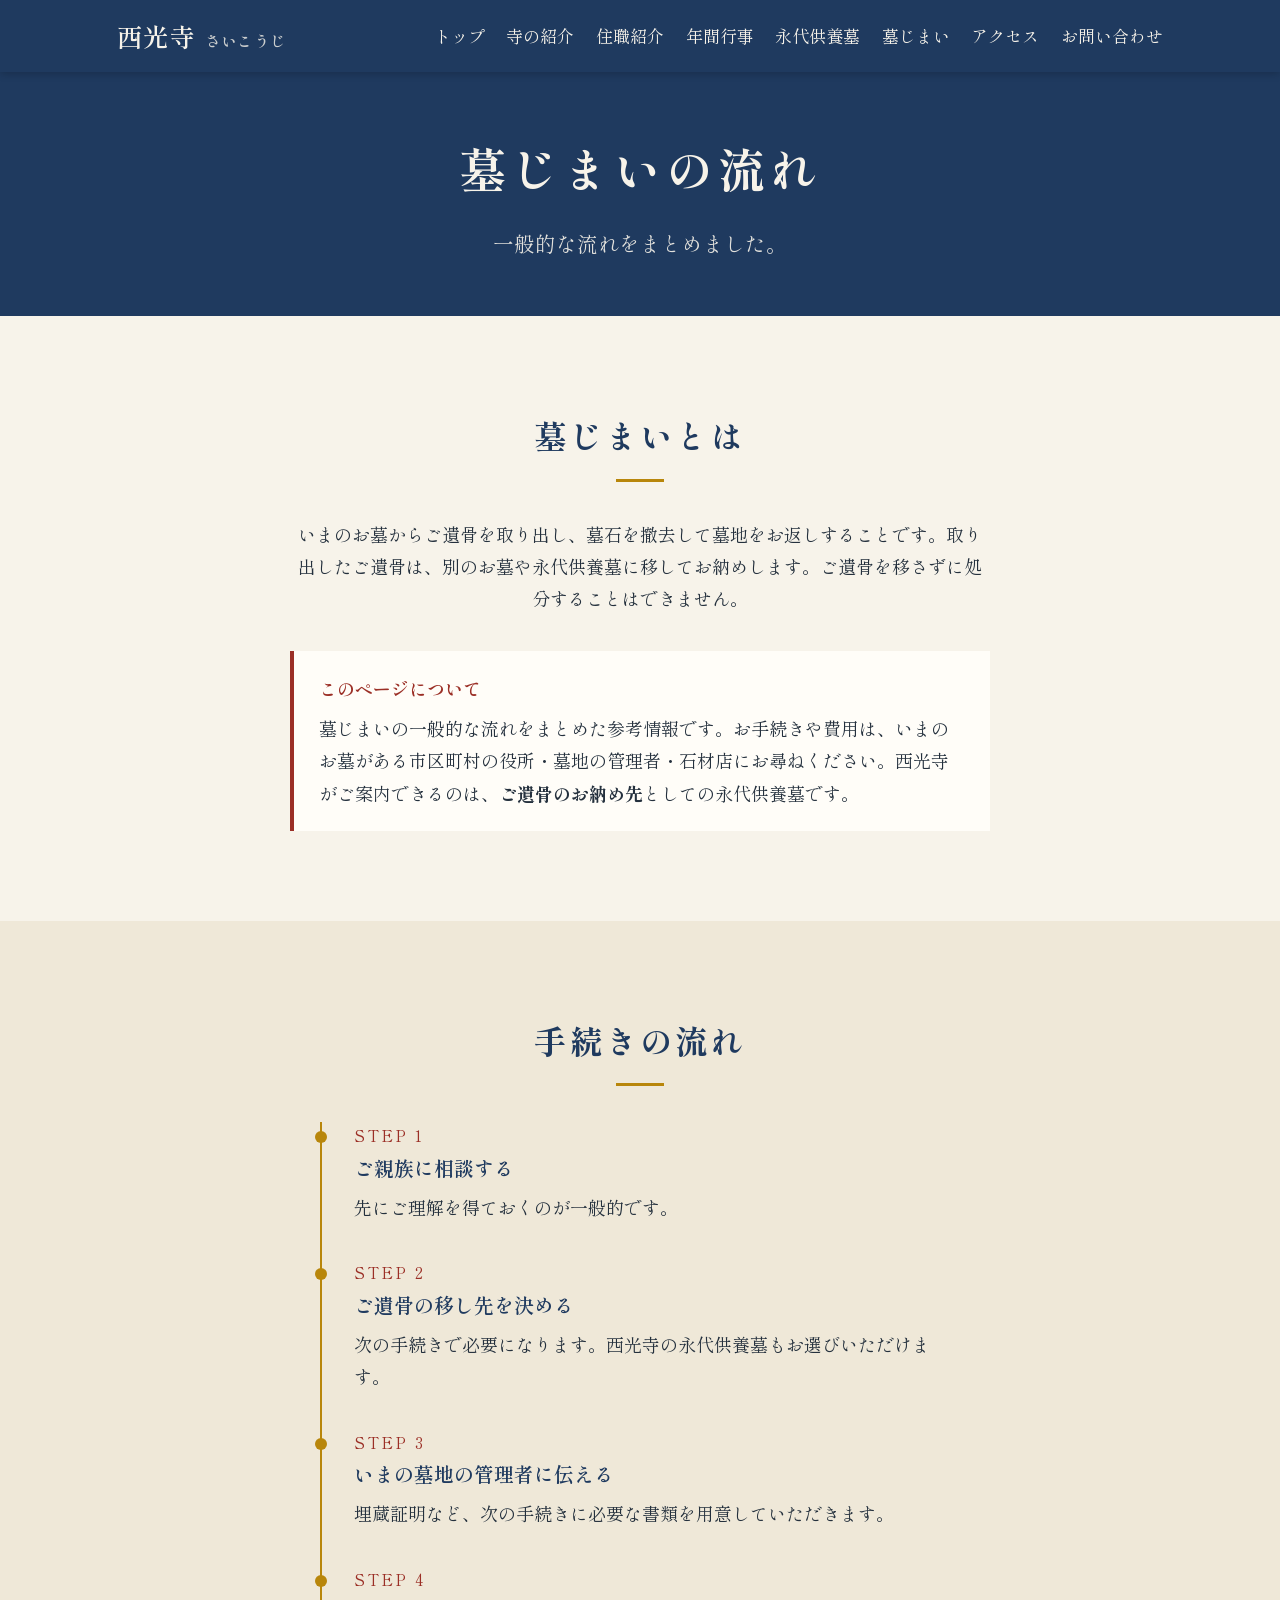
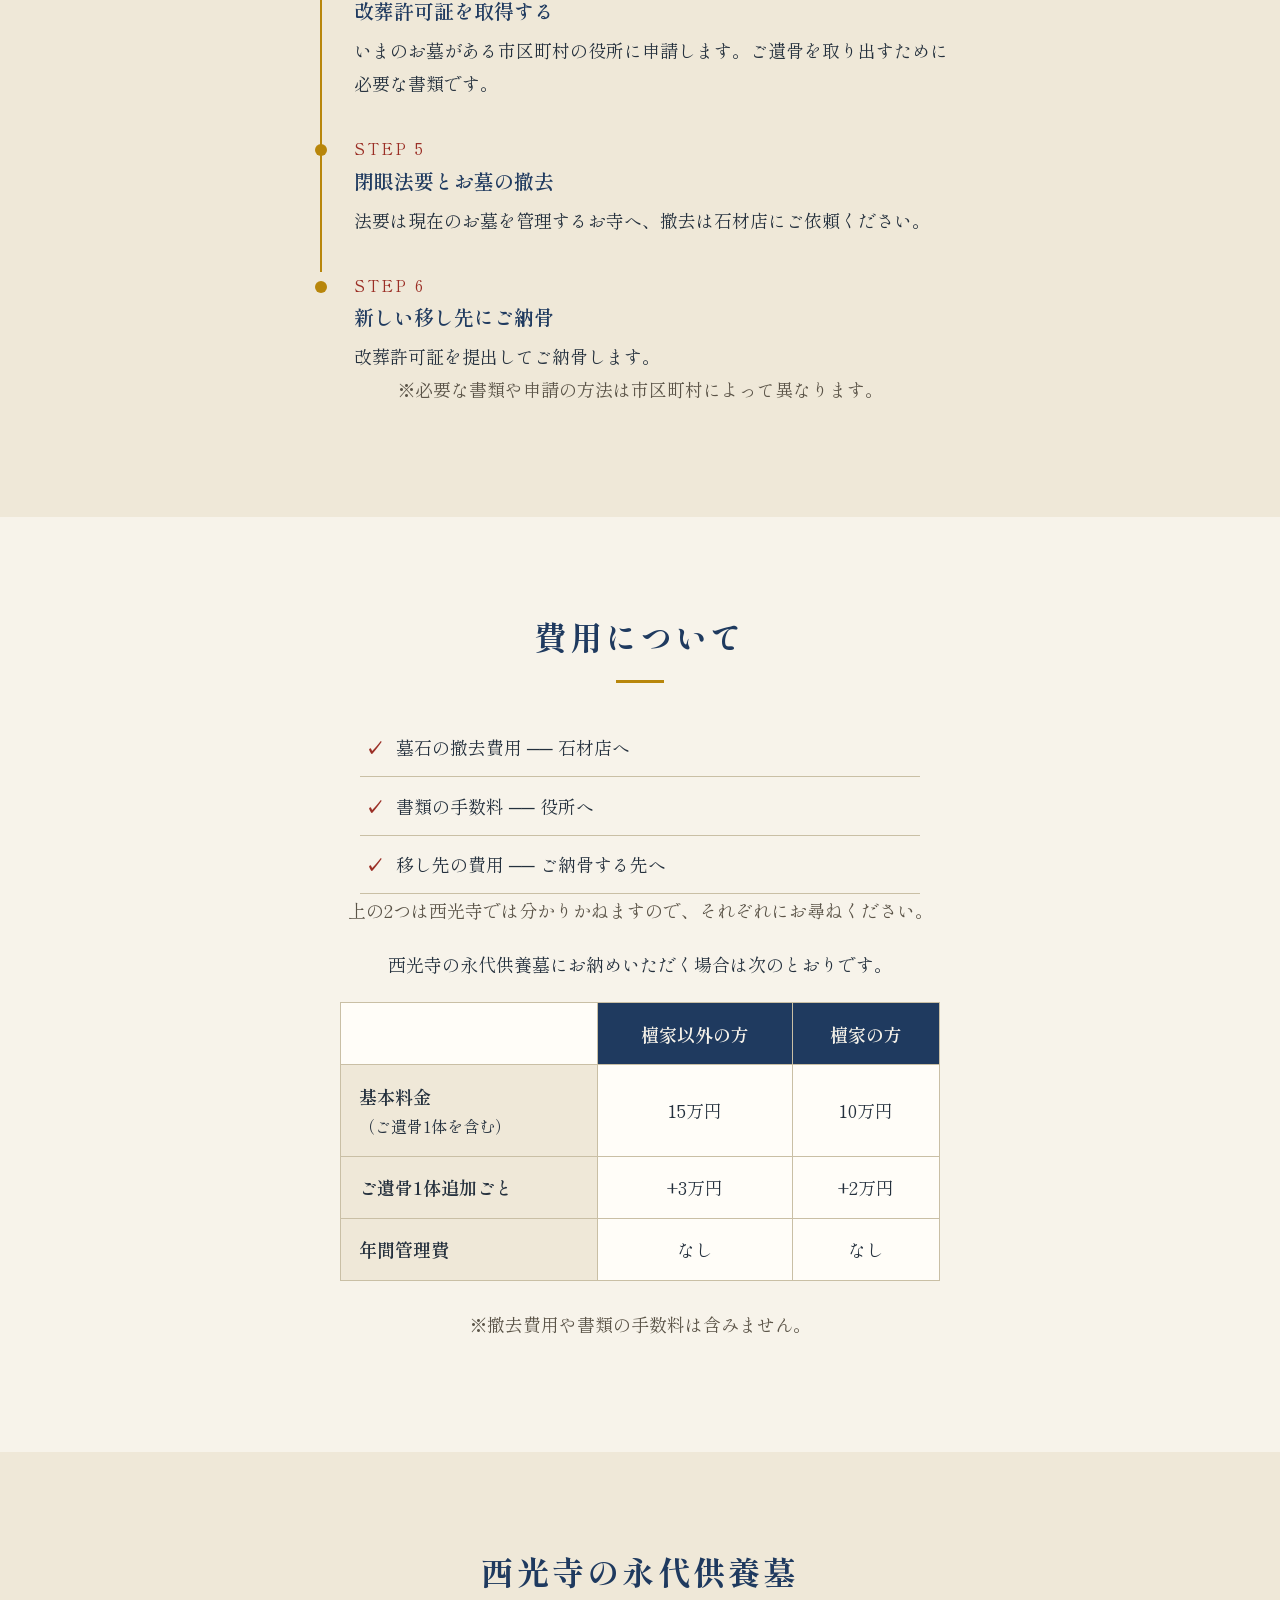
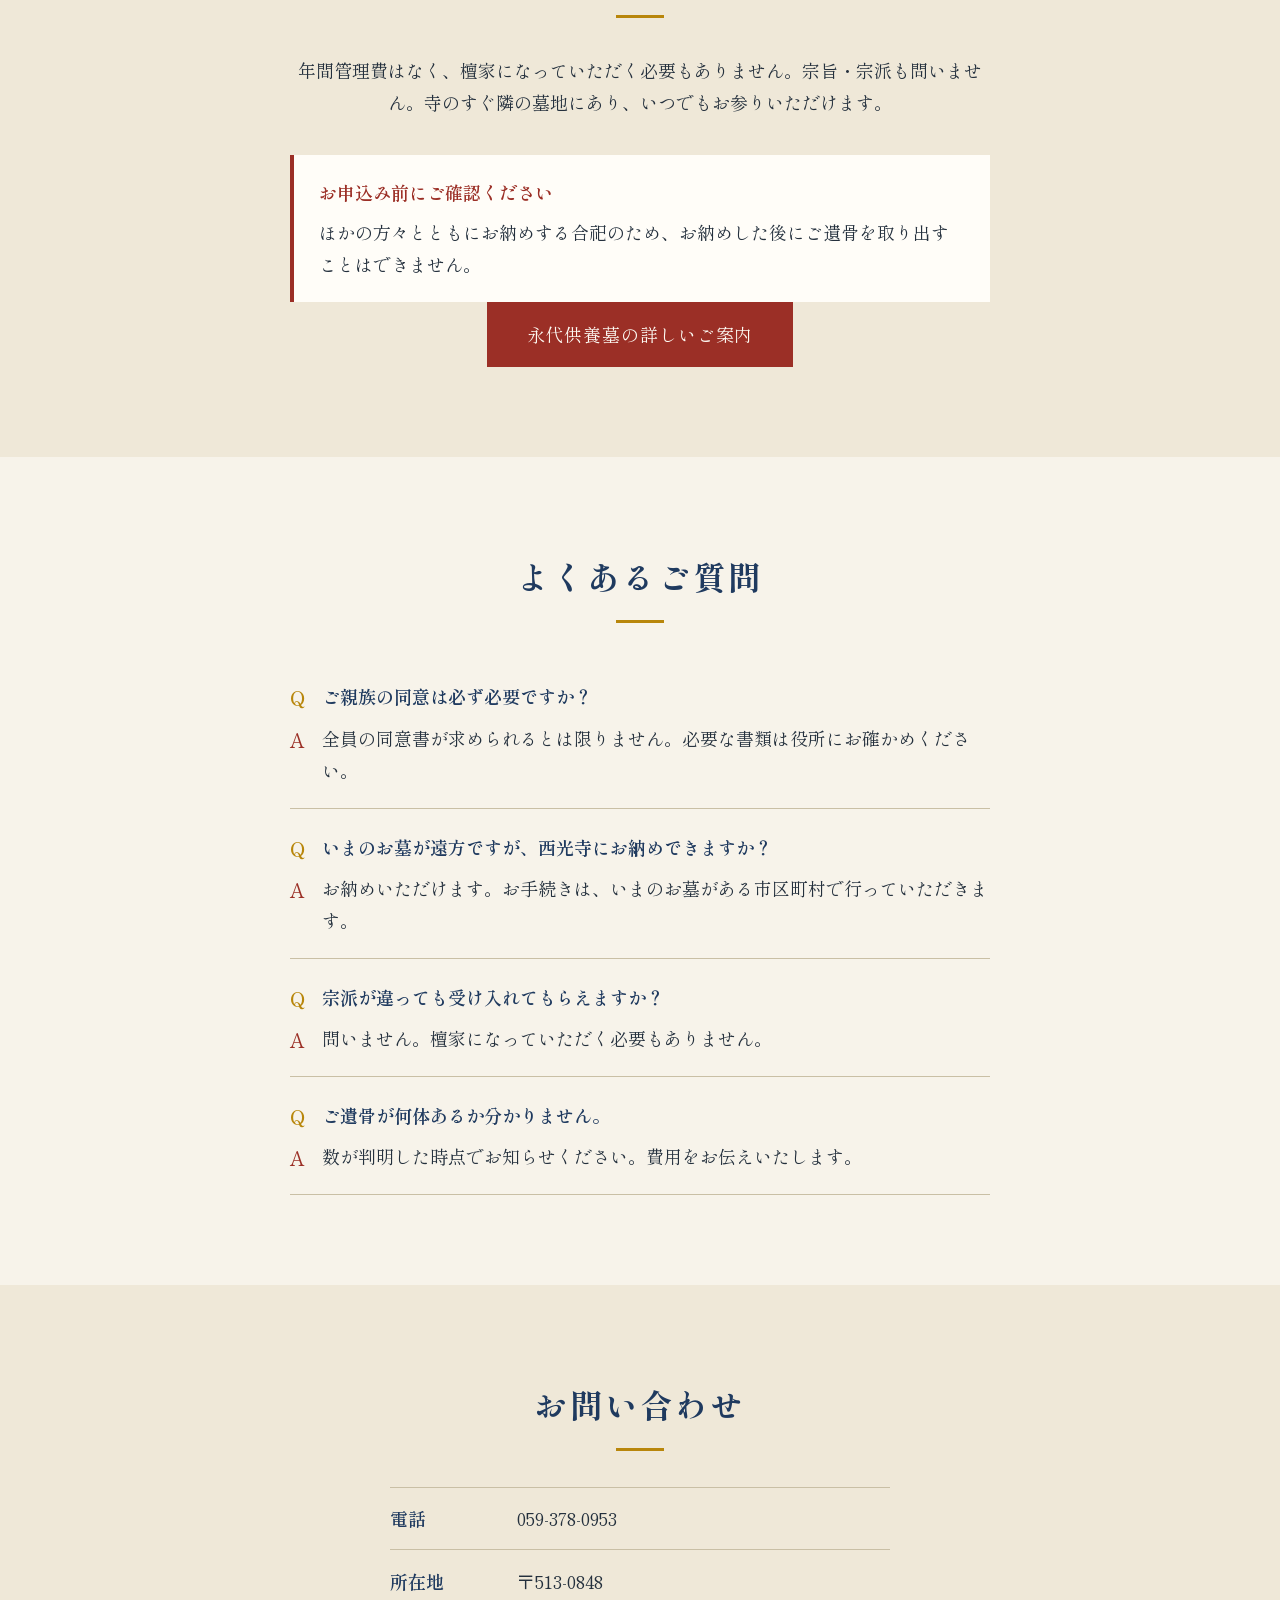
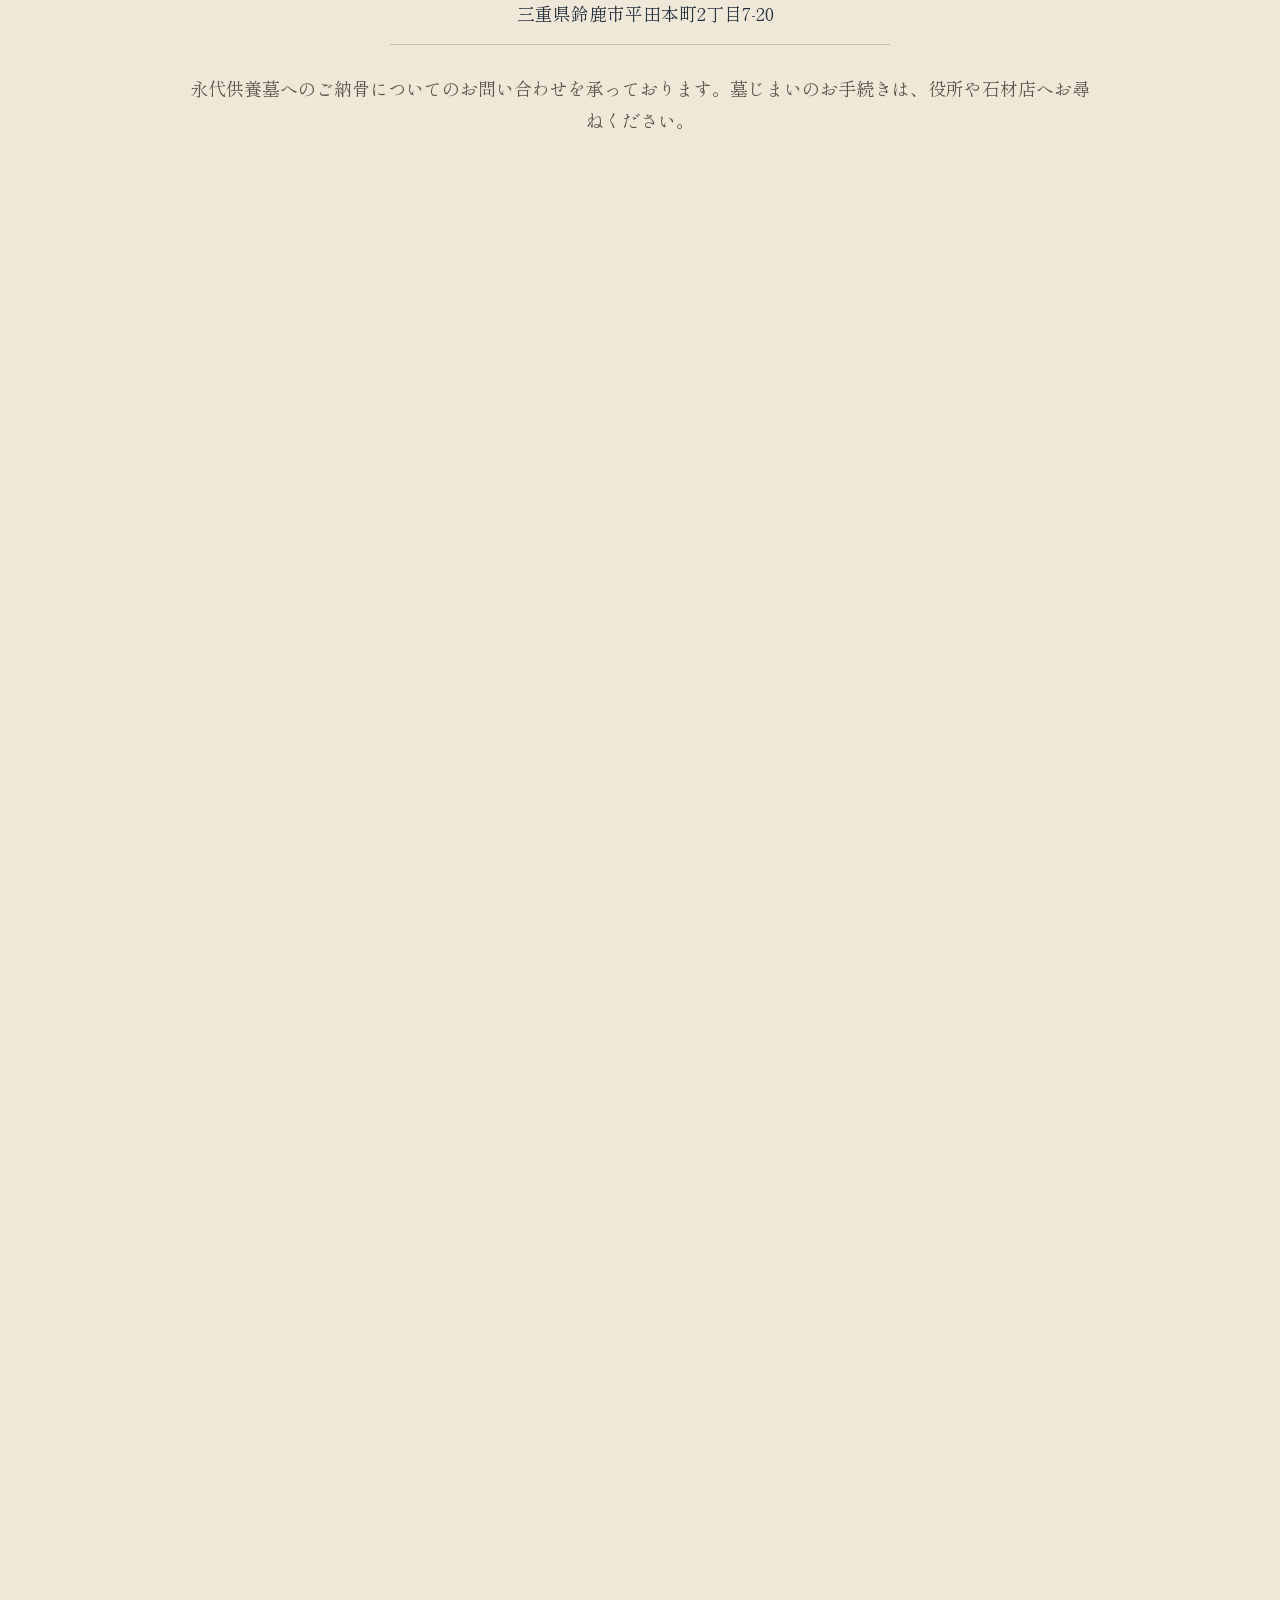
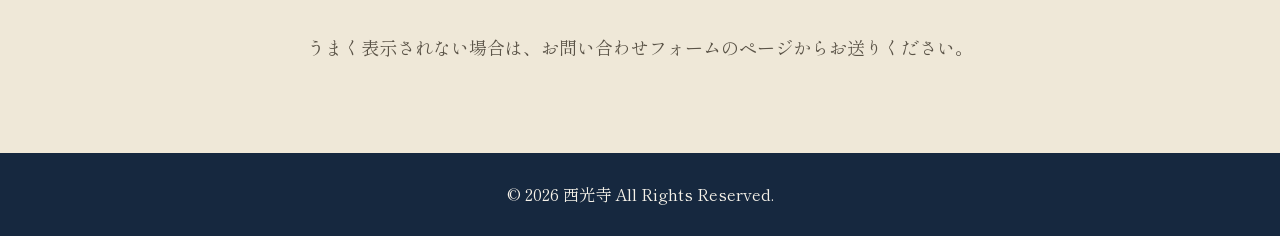
<file: hakajimai.html>
<!DOCTYPE html>
<html lang="ja">
<head>
<meta charset="UTF-8">
<meta name="viewport" content="width=device-width, initial-scale=1.0">
<title>墓じまいの流れ｜真宗高田派 西光寺（三重県鈴鹿市）</title>
<meta name="description" content="墓じまいの一般的な流れをまとめました。ご親族の同意から改葬許可証の取得、ご納骨まで。墓じまい後のご遺骨のお納め先として、三重県鈴鹿市の西光寺では永代供養墓（基本料金15万円から・年間管理費なし）をご用意しております。">
<link rel="icon" href="favicon.svg" type="image/svg+xml">
<!-- ★検索避けの設定★
     この1行があるあいだ、Googleなどの検索結果にこのページは表示されません。
     URLを知っている人だけが見られる状態です。
     内容が固まって本格的に公開したくなったら、下の1行を削除してください。
     （index.html と eitaikuyo.html にも同じ行がありますので、すべて消してください） -->
<meta name="robots" content="noindex">
<meta property="og:type" content="article">
<meta property="og:site_name" content="真宗高田派 西光寺">
<meta property="og:title" content="墓じまいの流れ｜真宗高田派 西光寺（三重県鈴鹿市）">
<meta property="og:description" content="墓じまいの一般的な流れをまとめました。墓じまい後のご遺骨のお納め先として、西光寺では永代供養墓をご用意しております。">
<meta property="og:url" content="https://saikojimakitayama.github.io/saikoji/hakajimai.html">
<meta property="og:image" content="https://saikojimakitayama.github.io/saikoji/images/eitaikuyo.jpg">
<meta name="twitter:card" content="summary_large_image">
<link rel="preconnect" href="https://fonts.googleapis.com">
<link rel="preconnect" href="https://fonts.gstatic.com" crossorigin>
<link href="https://fonts.googleapis.com/css2?family=Shippori+Mincho:wght@400;600;800&display=swap" rel="stylesheet">
<link rel="stylesheet" href="css/style.css">
</head>
<body>
<header class="site-header">
  <div class="header-inner">
    <p class="site-title"><a href="index.html">西光寺<span class="site-title-kana">さいこうじ</span></a></p>
    <button class="nav-toggle" id="navToggle" aria-label="メニューを開く" aria-expanded="false">
      <span></span><span></span><span></span>
    </button>
    <nav class="site-nav" id="siteNav">
      <ul>
        <li><a href="index.html#hero" class="nav-link">トップ</a></li>
        <li><a href="index.html#about" class="nav-link">寺の紹介</a></li>
        <li><a href="index.html#priest" class="nav-link">住職紹介</a></li>
        <li><a href="index.html#events" class="nav-link">年間行事</a></li>
        <li><a href="eitaikuyo.html" class="nav-link">永代供養墓</a></li>
        <li><a href="hakajimai.html" class="nav-link" aria-current="page">墓じまい</a></li>
        <li><a href="index.html#access" class="nav-link">アクセス</a></li>
        <li><a href="#contact" class="nav-link">お問い合わせ</a></li>
      </ul>
    </nav>
  </div>
</header>

<main>
  <section class="page-head">
    <div class="section-inner">
      <h1 class="page-title">墓じまいの流れ</h1>
      <p class="page-lead">一般的な流れをまとめました。</p>
    </div>
  </section>

  <section class="section">
    <div class="section-inner">
      <h2 class="section-title">墓じまいとは</h2>
      <p class="about-text">
        いまのお墓からご遺骨を取り出し、墓石を撤去して墓地をお返しすることです。取り出したご遺骨は、別のお墓や永代供養墓に移してお納めします。ご遺骨を移さずに処分することはできません。
      </p>
      <div class="notice-box">
        <p class="notice-title">このページについて</p>
        <p>墓じまいの一般的な流れをまとめた参考情報です。お手続きや費用は、いまのお墓がある市区町村の役所・墓地の管理者・石材店にお尋ねください。西光寺がご案内できるのは、<strong>ご遺骨のお納め先</strong>としての永代供養墓です。</p>
      </div>
    </div>
  </section>

  <section class="section section-alt">
    <div class="section-inner">
      <h2 class="section-title">手続きの流れ</h2>
      <ol class="flow-list">
        <li class="flow-item">
          <p class="flow-step">STEP 1</p>
          <p class="flow-head">ご親族に相談する</p>
          <p class="flow-body">先にご理解を得ておくのが一般的です。</p>
        </li>
        <li class="flow-item">
          <p class="flow-step">STEP 2</p>
          <p class="flow-head">ご遺骨の移し先を決める</p>
          <p class="flow-body">次の手続きで必要になります。西光寺の永代供養墓もお選びいただけます。</p>
        </li>
        <li class="flow-item">
          <p class="flow-step">STEP 3</p>
          <p class="flow-head">いまの墓地の管理者に伝える</p>
          <p class="flow-body">埋蔵証明など、次の手続きに必要な書類を用意していただきます。</p>
        </li>
        <li class="flow-item">
          <p class="flow-step">STEP 4</p>
          <p class="flow-head">改葬許可証を取得する</p>
          <p class="flow-body">いまのお墓がある市区町村の役所に申請します。ご遺骨を取り出すために必要な書類です。</p>
        </li>
        <li class="flow-item">
          <p class="flow-step">STEP 5</p>
          <p class="flow-head">閉眼法要とお墓の撤去</p>
          <p class="flow-body">法要は現在のお墓を管理するお寺へ、撤去は石材店にご依頼ください。</p>
        </li>
        <li class="flow-item">
          <p class="flow-step">STEP 6</p>
          <p class="flow-head">新しい移し先にご納骨</p>
          <p class="flow-body">改葬許可証を提出してご納骨します。</p>
        </li>
      </ol>
      <p class="about-text about-note">※必要な書類や申請の方法は市区町村によって異なります。</p>
    </div>
  </section>

  <section class="section">
    <div class="section-inner">
      <h2 class="section-title">費用について</h2>
      <ul class="need-list">
        <li class="need-item">墓石の撤去費用 ── 石材店へ</li>
        <li class="need-item">書類の手数料 ── 役所へ</li>
        <li class="need-item">移し先の費用 ── ご納骨する先へ</li>
      </ul>
      <p class="about-text about-note">上の2つは西光寺では分かりかねますので、それぞれにお尋ねください。</p>
      <p class="about-text">西光寺の永代供養墓にお納めいただく場合は次のとおりです。</p>
      <div class="price-table-wrap" tabindex="0" role="region" aria-label="西光寺の永代供養墓の費用の表">
        <table class="price-table">
          <thead>
            <tr><td></td><th scope="col">檀家以外の方</th><th scope="col">檀家の方</th></tr>
          </thead>
          <tbody>
            <tr><th scope="row">基本料金<span class="price-note-inline">（ご遺骨1体を含む）</span></th><td>15万円</td><td>10万円</td></tr>
            <tr><th scope="row">ご遺骨1体追加ごと</th><td>+3万円</td><td>+2万円</td></tr>
            <tr><th scope="row">年間管理費</th><td>なし</td><td>なし</td></tr>
          </tbody>
        </table>
      </div>
      <p class="about-text about-note">※撤去費用や書類の手数料は含みません。</p>
    </div>
  </section>

  <section class="section section-alt">
    <div class="section-inner">
      <h2 class="section-title">西光寺の永代供養墓</h2>
      <p class="about-text">
        年間管理費はなく、檀家になっていただく必要もありません。宗旨・宗派も問いません。寺のすぐ隣の墓地にあり、いつでもお参りいただけます。
      </p>
      <div class="notice-box">
        <p class="notice-title">お申込み前にご確認ください</p>
        <p>ほかの方々とともにお納めする合祀のため、お納めした後にご遺骨を取り出すことはできません。</p>
      </div>
      <p class="cta-wrap"><a href="eitaikuyo.html" class="cta-link">永代供養墓の詳しいご案内</a></p>
    </div>
  </section>

  <section class="section">
    <div class="section-inner">
      <h2 class="section-title">よくあるご質問</h2>
      <dl class="faq-list">
        <div class="faq-item">
          <dt class="faq-q">ご親族の同意は必ず必要ですか？</dt>
          <dd class="faq-a">全員の同意書が求められるとは限りません。必要な書類は役所にお確かめください。</dd>
        </div>
        <div class="faq-item">
          <dt class="faq-q">いまのお墓が遠方ですが、西光寺にお納めできますか？</dt>
          <dd class="faq-a">お納めいただけます。お手続きは、いまのお墓がある市区町村で行っていただきます。</dd>
        </div>
        <div class="faq-item">
          <dt class="faq-q">宗派が違っても受け入れてもらえますか？</dt>
          <dd class="faq-a">問いません。檀家になっていただく必要もありません。</dd>
        </div>
        <div class="faq-item">
          <dt class="faq-q">ご遺骨が何体あるか分かりません。</dt>
          <dd class="faq-a">数が判明した時点でお知らせください。費用をお伝えいたします。</dd>
        </div>
      </dl>
    </div>
  </section>

  <section id="contact" class="section section-alt">
    <div class="section-inner">
      <h2 class="section-title">お問い合わせ</h2>
      <dl class="info-list contact-list">
        <div class="info-row">
          <dt>電話</dt>
          <dd><a href="tel:059-378-0953">059-378-0953</a></dd>
        </div>
        <div class="info-row">
          <dt>所在地</dt>
          <dd>〒513-0848<br>三重県鈴鹿市平田本町2丁目7-20</dd>
        </div>
      </dl>
      <p class="about-note contact-note">永代供養墓へのご納骨についてのお問い合わせを承っております。墓じまいのお手続きは、役所や石材店へお尋ねください。</p>
      <div id="formArea">
        <div class="form-embed">
          <iframe onload="window.saikojiFormLoads=(window.saikojiFormLoads||0)+1;if(window.saikojiShowFormDone)window.saikojiShowFormDone();" id="contactForm" src="https://docs.google.com/forms/d/e/1FAIpQLSdfXz29sq_CMB3nJsl2j_Km3CRPtvDnB8a_JDdgJTH4oqpvHg/viewform?embedded=true" title="西光寺 お問い合わせフォーム" loading="lazy">読み込んでいます…</iframe>
        </div>
        <p class="about-note form-fallback">うまく表示されない場合は、<a href="https://docs.google.com/forms/d/e/1FAIpQLSdfXz29sq_CMB3nJsl2j_Km3CRPtvDnB8a_JDdgJTH4oqpvHg/viewform" target="_blank" rel="noopener">お問い合わせフォームのページ</a>からお送りください。</p>
      </div>
      <div class="form-done" id="formDone" hidden>
        <p class="form-done-title">お問い合わせを承りました</p>
        <p>内容を確認のうえ、折り返しご連絡いたします。</p>
        <p class="about-note">お急ぎの場合は <a href="tel:059-378-0953">059-378-0953</a> までお電話ください。</p>
      </div>
    </div>
  </section>
</main>

<footer class="site-footer">
  <p>&copy; 2026 西光寺 All Rights Reserved.</p>
</footer>

<script src="js/script.js"></script>
</body>
</html>
</file>
<file: css/style.css>
:root {
  --color-bg: #f7f3ea;
  --color-ink: #24303d;
  --color-indigo: #1f3a5f;
  --color-indigo-dark: #16283f;
  --color-gold: #b8860b;
  --color-vermillion: #9b2f26;
  --font-serif: "Shippori Mincho", "Hiragino Mincho ProN", "Yu Mincho", serif;
  --header-height: 72px;
}

* { box-sizing: border-box; margin: 0; padding: 0; }

/* 高齢の方にも読みやすいよう、基準の文字サイズを 16px → 18px にしています。
   ここを変えるとサイト全体の文字が一括で拡大・縮小します。 */
html {
  scroll-behavior: smooth;
  font-size: 112.5%;
}

body {
  font-family: var(--font-serif);
  color: var(--color-ink);
  background-color: var(--color-bg);
  line-height: 1.8;
}

[hidden] { display: none !important; }
a { color: inherit; text-decoration: none; }
ul { list-style: none; }
img { max-width: 100%; display: block; }

/* Header */
.site-header {
  position: fixed;
  top: 0; left: 0; right: 0;
  background-color: var(--color-indigo);
  color: #f7f3ea;
  z-index: 100;
  box-shadow: 0 2px 8px rgba(0,0,0,0.2);
}
.header-inner {
  max-width: 1100px;
  margin: 0 auto;
  display: flex;
  align-items: center;
  justify-content: space-between;
  padding: 0.8rem 1.5rem;
  height: var(--header-height);
}
.site-title {
  font-size: 1.4rem;
  font-weight: 600;
  letter-spacing: 0.05em;
  line-height: 1.3;
}
.site-title-kana {
  font-size: 0.85rem;
  margin-left: 0.5rem;
  opacity: 0.8;
}
.nav-toggle {
  display: none;
  flex-direction: column;
  justify-content: space-between;
  width: 28px; height: 20px;
  background: none; border: none; cursor: pointer;
}
.nav-toggle span {
  display: block;
  height: 2px;
  background-color: #f7f3ea;
}
.site-nav ul {
  display: flex;
  gap: 1.2rem;
}
.nav-link {
  font-size: 0.95rem;
  padding: 0.3rem 0;
  border-bottom: 2px solid transparent;
  transition: border-color 0.2s;
}
.nav-link:hover, .nav-link:focus {
  border-bottom-color: var(--color-gold);
}

/* 文字が大きく、ナビが8項目あるため横並びでは収まりません。
   1100px 以下ではハンバーガーメニューに切り替えます。 */
@media (max-width: 1100px) {
  .nav-toggle { display: flex; }
  .site-nav {
    position: absolute;
    top: 100%;
    left: 0; right: 0;
    background-color: var(--color-indigo);
    max-height: 0;
    overflow: hidden;
    visibility: hidden;
    transition: max-height 0.3s ease, visibility 0s linear 0.3s;
  }
  .site-nav.is-open {
    max-height: 500px;
    visibility: visible;
    transition: max-height 0.3s ease, visibility 0s linear 0s;
  }
  .site-nav ul {
    flex-direction: column;
    gap: 0;
    padding: 0.5rem 1.5rem 1rem;
  }
  .site-nav li { border-top: 1px solid rgba(255,255,255,0.15); }
  .nav-link { display: block; padding: 0.8rem 0; }
}

/* Hero */
.hero {
  position: relative;
  min-height: 100vh;
  display: flex;
  align-items: center;
  justify-content: center;
  background: url("../images/shourou-hero.jpg") center center / cover no-repeat;
  text-align: center;
  color: #fdfaf3;
  scroll-margin-top: var(--header-height);
}
.hero-overlay {
  position: absolute;
  inset: 0;
  background: linear-gradient(180deg, rgba(22,40,63,0.12), rgba(22,40,63,0.32));
}
.hero-content {
  position: relative;
  z-index: 1;
  padding: 0 1.5rem;
  /* 背景写真が明るい青空なので、画像全体を暗くするかわりに
     文字の影を強めて白文字を読みやすくしています */
  text-shadow: 0 2px 14px rgba(16,26,40,0.85), 0 1px 4px rgba(16,26,40,0.8);
}
.hero-kana {
  letter-spacing: 0.3em;
  font-size: 1rem;
  margin-bottom: 0.5rem;
  opacity: 0.9;
}
.hero-title {
  font-size: clamp(2.5rem, 8vw, 4.5rem);
  font-weight: 800;
  letter-spacing: 0.1em;
  margin-bottom: 1rem;
}
.hero-sub {
  font-size: 1.1rem;
  letter-spacing: 0.05em;
}
/* スマホは画面が縦長のため、cover のままだと高さに合わせて拡大され、
   写真の左右が大きく切り落とされてしまいます。
   スマホでは写真全体を幅いっぱいに表示し、その下（藍色の地）に寺名を置きます。
   文字を写真に重ねないので、白文字の読みやすさも上がります。 */
@media (max-width: 700px) {
  .hero {
    min-height: 0;
    display: block;
    padding: var(--header-height) 0 3rem;
    background-color: var(--color-indigo);
    background-position: center top;
    background-size: contain;
    background-origin: content-box;
  }
  .hero-overlay { display: none; }
  .hero-content {
    /* 写真（1238×864）の高さぶんだけ下げて、写真と重ならないようにします */
    margin-top: 69.8vw;
    padding: 2rem 1.5rem 0;
    text-shadow: none;
  }
}

/* Section base (reused by all content sections) */
.section {
  padding: 5rem 1.5rem;
  scroll-margin-top: var(--header-height);
}
.section-inner {
  max-width: 900px;
  margin: 0 auto;
}
.section-alt {
  background-color: #efe8d8;
}
.section-title {
  font-size: 1.8rem;
  color: var(--color-indigo);
  text-align: center;
  margin-bottom: 0.5rem;
  letter-spacing: 0.1em;
}
.section-title::after {
  content: "";
  display: block;
  width: 48px;
  height: 3px;
  background-color: var(--color-gold);
  margin: 0.8rem auto 2rem;
}
.about-text {
  max-width: 700px;
  margin: 0 auto 1.2rem;
  text-align: center;
}
.about-note {
  font-size: 1rem;
  color: #5a5347;
}
/* セクション内の小見出し（例：寺の紹介の中の「由緒・沿革」） */
.subsection-title {
  font-size: 1.3rem;
  color: var(--color-indigo);
  text-align: center;
  margin: 3rem 0 0.5rem;
  letter-spacing: 0.1em;
}
.subsection-title::after {
  content: "";
  display: block;
  width: 32px;
  height: 2px;
  background-color: var(--color-gold);
  margin: 0.6rem auto 1.8rem;
}
/* セクション内に置く横長の写真（本堂など） */
.section-photo {
  display: block;
  width: 100%;
  max-width: 700px;
  height: auto;
  margin: 2rem auto;
  border: 1px solid #c9bfa5;
}
/* 由緒・沿革は長めの文章なので、中央揃えではなく左揃えにして読みやすくします */
.history-block {
  max-width: 700px;
  margin: 0 auto;
}
.history-text {
  text-align: left;
}
.info-list {
  max-width: 500px;
  margin: 2rem auto 0;
  border-top: 1px solid #c9bfa5;
}
.info-row {
  display: flex;
  gap: 1.5rem;
  padding: 0.8rem 0;
  border-bottom: 1px solid #c9bfa5;
}
.info-row dt {
  flex: 0 0 100px;
  color: var(--color-indigo);
  font-weight: 600;
}

/* Footer */
.site-footer {
  background-color: var(--color-indigo-dark);
  color: #f7f3ea;
  text-align: center;
  padding: 1.5rem;
  font-size: 0.9rem;
}

@media (max-width: 600px) {
  .info-row { flex-direction: column; gap: 0.3rem; }
  .info-row dt { flex: none; }
}

.priest-card {
  display: flex;
  flex-wrap: wrap;
  gap: 2rem;
  align-items: center;
  justify-content: center;
}
.priest-photo {
  width: 220px;
  height: auto;
  flex-shrink: 0;
  border: 3px solid var(--color-gold);
  border-radius: 4px;
}
.priest-info {
  max-width: 480px;
}
.priest-name {
  font-size: 1.2rem;
  font-weight: 600;
  color: var(--color-indigo);
  margin-bottom: 0.8rem;
}

.event-list {
  max-width: 500px;
  margin: 0 auto;
  border-top: 1px solid #c9bfa5;
}
.event-item {
  display: flex;
  gap: 1.5rem;
  padding: 0.9rem 0.5rem;
  border-bottom: 1px solid #c9bfa5;
}
.event-month {
  flex: 0 0 60px;
  color: var(--color-vermillion);
  font-weight: 600;
}
.event-name {
  flex: 1;
}
.event-note {
  text-align: center;
  margin-top: 1.5rem;
}

.access-content {
  max-width: 700px;
  margin: 0 auto;
}
.map-embed {
  margin-top: 2rem;
  border: 3px solid var(--color-indigo);
}
.map-embed iframe {
  display: block;
}

.contact-list {
  margin-bottom: 1.5rem;
}
.contact-note {
  text-align: center;
}

@media (max-width: 600px) {
  .priest-card {
    flex-direction: column;
    text-align: center;
  }
  .event-item {
    padding: 0.9rem 0;
  }
}

/* --- 永代供養墓ページ --- */
.page-head {
  background-color: var(--color-indigo);
  color: #f7f3ea;
  padding: calc(var(--header-height) + 3rem) 1.5rem 3rem;
  text-align: center;
}
.page-title {
  font-size: clamp(1.8rem, 5vw, 2.6rem);
  letter-spacing: 0.1em;
  margin-bottom: 0.8rem;
}
.page-lead {
  font-size: 1.15rem;
  opacity: 0.9;
}

.assurance-list {
  display: flex;
  flex-wrap: wrap;
  gap: 1.5rem;
  justify-content: center;
}
.assurance-item {
  flex: 1 1 240px;
  max-width: 280px;
  border: 2px solid var(--color-gold);
  padding: 1.5rem 1.2rem;
  text-align: center;
  background-color: #fffdf8;
}
.assurance-head {
  font-size: 1.25rem;
  font-weight: 600;
  color: var(--color-indigo);
  line-height: 1.5;
  margin-bottom: 0.8rem;
}
.assurance-body {
  font-size: 1rem;
}

.need-list {
  max-width: 560px;
  margin: 0 auto;
}
.need-item {
  position: relative;
  padding: 0.7rem 0 0.7rem 2rem;
  border-bottom: 1px solid #c9bfa5;
}
.need-item::before {
  content: "✓";
  position: absolute;
  left: 0.3rem;
  color: var(--color-vermillion);
  font-weight: 600;
}

.price-table-wrap {
  overflow-x: auto;
  max-width: 600px;
  margin: 0 auto 1.5rem;
}
.price-table {
  width: 100%;
  min-width: 420px;
  border-collapse: collapse;
  background-color: #fffdf8;
}
.price-table th,
.price-table td {
  border: 1px solid #c9bfa5;
  padding: 0.8rem 1rem;
  text-align: center;
}
.price-table td,
.price-table thead th {
  white-space: nowrap;
}
.price-table thead th {
  background-color: var(--color-indigo);
  color: #f7f3ea;
  font-weight: 600;
}
.price-table tbody th {
  background-color: #efe8d8;
  text-align: left;
  font-weight: 600;
  white-space: nowrap;
}
.price-note-inline {
  display: block;
  font-size: 0.9rem;
  font-weight: 400;
}

/* 「倶會一處」— 石碑に刻まれた一節をページ冒頭で見せる */
.kue-word {
  text-align: center;
  font-size: clamp(2rem, 7vw, 3rem);
  font-weight: 800;
  color: var(--color-indigo);
  letter-spacing: 0.25em;
  text-indent: 0.25em;
  line-height: 1.4;
  margin-top: 2.5rem;
}
.kue-read {
  text-align: center;
  font-size: 1rem;
  color: #5a5347;
  letter-spacing: 0.3em;
  text-indent: 0.3em;
  margin-bottom: 2rem;
}
.kue-read::after {
  content: "";
  display: block;
  width: 48px;
  height: 3px;
  background-color: var(--color-gold);
  margin: 1.2rem auto 0;
}

.notice-box {
  max-width: 700px;
  margin: 2rem auto 0;
  border-left: 4px solid var(--color-vermillion);
  background-color: #fffdf8;
  padding: 1.2rem 1.4rem;
}
.notice-title {
  font-weight: 600;
  color: var(--color-vermillion);
  margin-bottom: 0.4rem;
}

.flow-list {
  max-width: 640px;
  margin: 0 auto;
  list-style: none;
}
.flow-item {
  position: relative;
  border-left: 2px solid var(--color-gold);
  padding: 0 0 2rem 1.8rem;
}
.flow-item:last-child {
  border-left-color: transparent;
  padding-bottom: 0;
}
.flow-item::before {
  content: "";
  position: absolute;
  left: -7px;
  top: 0.5rem;
  width: 12px;
  height: 12px;
  border-radius: 50%;
  background-color: var(--color-gold);
}
.flow-step {
  font-size: 0.85rem;
  letter-spacing: 0.15em;
  color: var(--color-vermillion);
}
.flow-head {
  font-size: 1.1rem;
  font-weight: 600;
  color: var(--color-indigo);
  margin-bottom: 0.3rem;
}
.flow-body {
  font-size: 1rem;
}

.faq-list {
  max-width: 700px;
  margin: 0 auto;
}
.faq-item {
  border-bottom: 1px solid #c9bfa5;
  padding: 1.2rem 0;
}
.faq-q {
  position: relative;
  padding-left: 1.8rem;
  font-weight: 600;
  color: var(--color-indigo);
  margin-bottom: 0.5rem;
}
.faq-q::before {
  content: "Q";
  position: absolute;
  left: 0;
  color: var(--color-gold);
  font-size: 1.1rem;
}
.faq-a {
  position: relative;
  padding-left: 1.8rem;
  font-size: 1rem;
}
.faq-a::before {
  content: "A";
  position: absolute;
  left: 0;
  color: var(--color-vermillion);
  font-size: 1.1rem;
}

.memorial-price {
  margin-top: 2rem;
  font-size: 1.05rem;
}
.cta-wrap {
  text-align: center;
}
.cta-link {
  display: inline-block;
  padding: 0.9rem 2.2rem;
  background-color: var(--color-vermillion);
  color: #fdfaf3;
  font-size: 1rem;
  letter-spacing: 0.05em;
  transition: background-color 0.2s;
}
.cta-link:hover,
.cta-link:focus {
  background-color: #7d251e;
}
/* 幅の狭い端末ではボタンの左右余白を詰め、文字が1行に収まるようにします */
@media (max-width: 400px) {
  .cta-link {
    padding-left: 1.3rem;
    padding-right: 1.3rem;
  }
}
.memorial-other {
  margin-top: 2.5rem;
}
/* 費用表の直後に置く問い合わせ導線。
   最下部まで読まなくても連絡先にたどり着けるようにするためのものです */
.cta-mid {
  margin-top: 2.5rem;
}
.cta-tel {
  text-align: center;
  margin-top: 1rem;
}
.cta-tel a {
  color: var(--color-vermillion);
  font-weight: 600;
  /* 電話番号が途中で改行されると読み違えのもとになるため折り返しを禁止します */
  white-space: nowrap;
}
.need-note {
  margin-top: 1.5rem;
}

/* お問い合わせフォーム（Googleフォームの埋め込み）
   フォームの中身を差し替えたいときは、Googleフォーム側を編集してください。
   このページ側の書き換えは不要です。 */
.form-embed {
  max-width: 700px;
  margin: 2rem auto 0;
}
/* 高さは実測値です。足りないと送信ボタンが隠れてしまうため、
   質問を増やしたときは実際に表示して確認してください。
   （実測：幅700pxで約1400px、幅360pxで約1540px、幅290pxで約1570px） */
.form-embed iframe {
  display: block;
  width: 100%;
  height: 1440px;
  border: 0;
}
@media (max-width: 600px) {
  .form-embed iframe { height: 1600px; }
}
.form-fallback {
  max-width: 700px;
  margin: 1rem auto 0;
  text-align: center;
}
/* 送信後、フォームの枠と入れ替えて表示するお礼の文 */
.form-done {
  max-width: 700px;
  margin: 2rem auto 0;
  padding: 2.5rem 1.5rem;
  background-color: #fffdf8;
  border: 1px solid #c9bfa5;
  border-top: 4px solid var(--color-gold);
  text-align: center;
}
.form-done-title {
  font-size: 1.3rem;
  font-weight: 600;
  color: var(--color-indigo);
  margin-bottom: 1rem;
}
.form-done a {
  color: var(--color-vermillion);
  font-weight: 600;
  white-space: nowrap;
}

@media (max-width: 860px) {
  .assurance-item {
    flex-basis: 100%;
    max-width: 400px;
  }
}

.grave-photo {
  display: block;
  width: 100%;
  max-width: 560px;
  height: auto;
  margin: 0 auto;
  border: 1px solid #c9bfa5;
}
</file>
